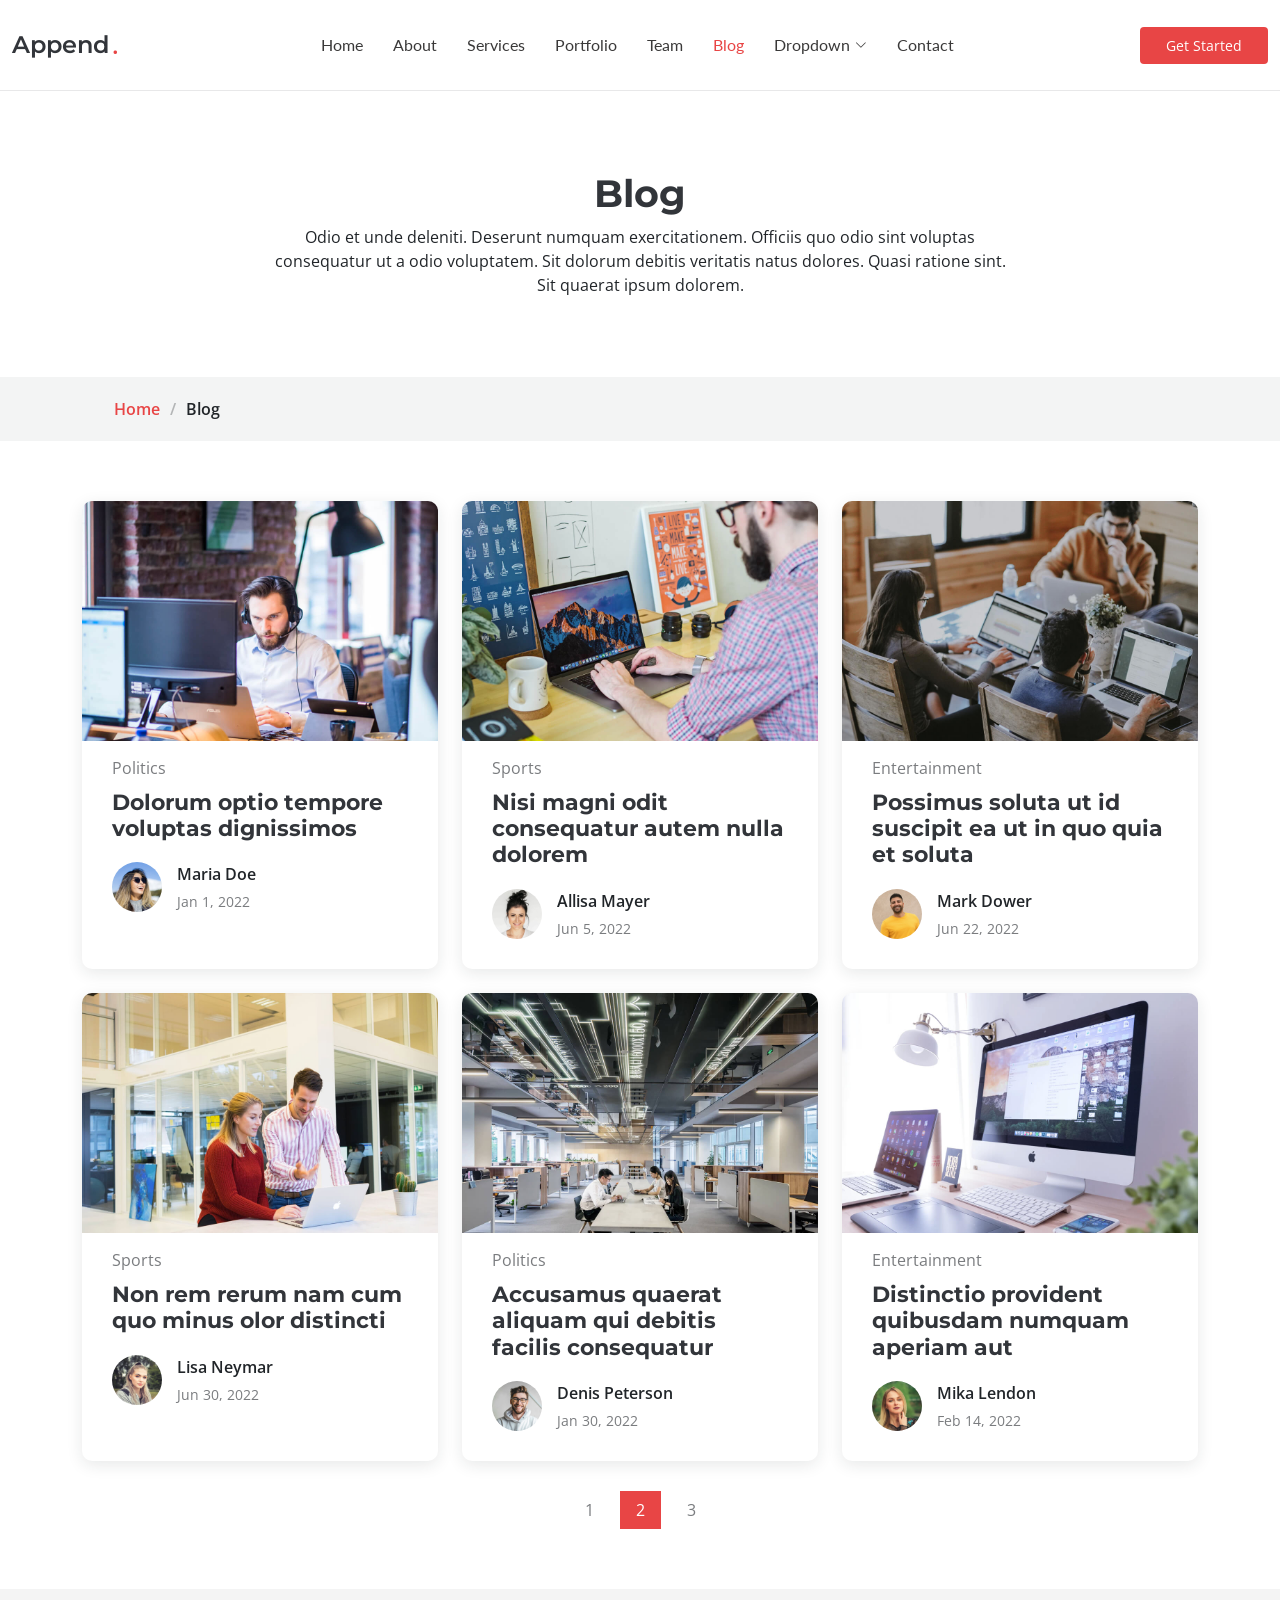
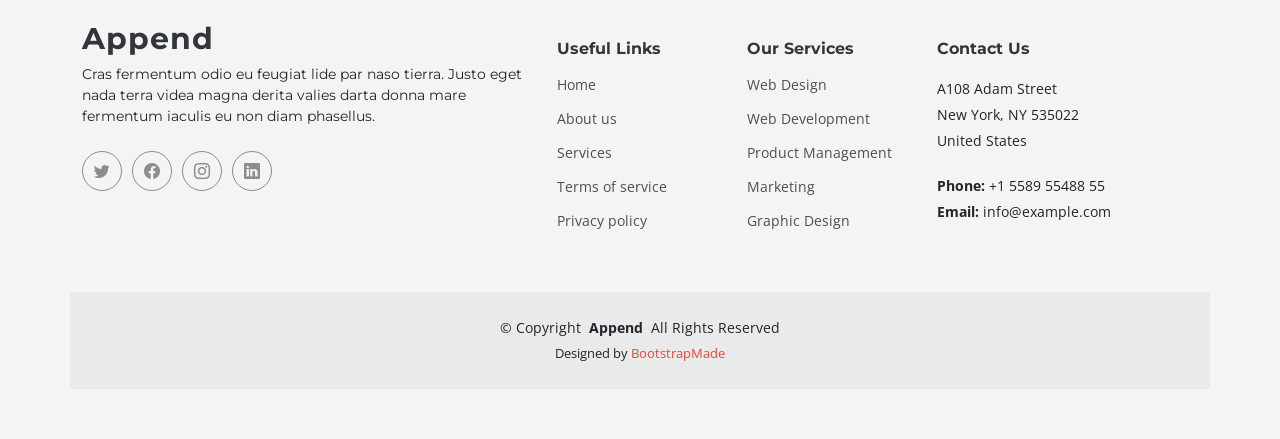
<file: blog.html>
<!DOCTYPE html>
<html lang="en">

<head>
  <meta charset="utf-8">
  <meta content="width=device-width, initial-scale=1.0" name="viewport">

  <title>Blog - Append Bootstrap Temlate</title>
  <meta content="" name="description">
  <meta content="" name="keywords">

  <!-- Favicons -->
  <link href="assets/img/favicon.png" rel="icon">
  <link href="assets/img/apple-touch-icon.png" rel="apple-touch-icon">

  <!-- Fonts -->
  <link href="https://fonts.googleapis.com" rel="preconnect">
  <link href="https://fonts.gstatic.com" rel="preconnect" crossorigin>
  <link href="https://fonts.googleapis.com/css2?family=Open+Sans:ital,wght@0,300;0,400;0,500;0,600;0,700;0,800;1,300;1,400;1,500;1,600;1,700;1,800&family=Montserrat:ital,wght@0,100;0,200;0,300;0,400;0,500;0,600;0,700;0,800;0,900;1,100;1,200;1,300;1,400;1,500;1,600;1,700;1,800;1,900&family=Lato:ital,wght@0,100;0,300;0,400;0,700;0,900;1,100;1,300;1,400;1,700;1,900&display=swap" rel="stylesheet">

  <!-- Vendor CSS Files -->
  <link href="assets/vendor/bootstrap/css/bootstrap.min.css" rel="stylesheet">
  <link href="assets/vendor/bootstrap-icons/bootstrap-icons.css" rel="stylesheet">
  <link href="assets/vendor/glightbox/css/glightbox.min.css" rel="stylesheet">
  <link href="assets/vendor/swiper/swiper-bundle.min.css" rel="stylesheet">
  <link href="assets/vendor/aos/aos.css" rel="stylesheet">

  <!-- Template Main CSS File -->
  <link href="assets/css/main.css" rel="stylesheet">

  <!-- =======================================================
  * Template Name: Append
  * Updated: Aug 30 2023 with Bootstrap v5.3.1
  * Template URL: https://bootstrapmade.com/append-bootstrap-website-template/
  * Author: BootstrapMade.com
  * License: https://bootstrapmade.com/license/
  ======================================================== -->
</head>

<body class="blog-page" data-bs-spy="scroll" data-bs-target="#navmenu">

  <!-- ======= Header ======= -->
  <header id="header" class="header sticky-top d-flex align-items-center">
    <div class="container-fluid d-flex align-items-center justify-content-between">

      <a href="index.html" class="logo d-flex align-items-center me-auto me-xl-0">
        <!-- Uncomment the line below if you also wish to use an image logo -->
        <!-- <img src="assets/img/logo.png" alt=""> -->
        <h1>Append</h1>
        <span>.</span>
      </a>

      <!-- Nav Menu -->
      <nav id="navmenu" class="navmenu">
        <ul>
          <li><a href="index.html#hero">Home</a></li>
          <li><a href="index.html#about">About</a></li>
          <li><a href="index.html#services">Services</a></li>
          <li><a href="index.html#portfolio">Portfolio</a></li>
          <li><a href="index.html#team">Team</a></li>
          <li><a href="blog.html" class="active">Blog</a></li>
          <li class="dropdown has-dropdown"><a href="#"><span>Dropdown</span> <i class="bi bi-chevron-down"></i></a>
            <ul class="dd-box-shadow">
              <li><a href="#">Dropdown 1</a></li>
              <li class="dropdown has-dropdown"><a href="#"><span>Deep Dropdown</span> <i class="bi bi-chevron-down"></i></a>
                <ul class="dd-box-shadow">
                  <li><a href="#">Deep Dropdown 1</a></li>
                  <li><a href="#">Deep Dropdown 2</a></li>
                  <li><a href="#">Deep Dropdown 3</a></li>
                  <li><a href="#">Deep Dropdown 4</a></li>
                  <li><a href="#">Deep Dropdown 5</a></li>
                </ul>
              </li>
              <li><a href="#">Dropdown 2</a></li>
              <li><a href="#">Dropdown 3</a></li>
              <li><a href="#">Dropdown 4</a></li>
            </ul>
          </li>
          <li><a href="index.html#contact">Contact</a></li>
        </ul>

        <i class="mobile-nav-toggle d-xl-none bi bi-list"></i>
      </nav><!-- End Nav Menu -->

      <a class="btn-getstarted" href="index.html#about">Get Started</a>

    </div>
  </header><!-- End Header -->

  <main id="main">

    <!-- Blog Page Title & Breadcrumbs -->
    <div data-aos="fade" class="page-title">
      <div class="heading">
        <div class="container">
          <div class="row d-flex justify-content-center text-center">
            <div class="col-lg-8">
              <h1>Blog</h1>
              <p class="mb-0">Odio et unde deleniti. Deserunt numquam exercitationem. Officiis quo odio sint voluptas consequatur ut a odio voluptatem. Sit dolorum debitis veritatis natus dolores. Quasi ratione sint. Sit quaerat ipsum dolorem.</p>
            </div>
          </div>
        </div>
      </div>
      <nav class="breadcrumbs">
        <div class="container">
          <ol>
            <li><a href="index.html">Home</a></li>
            <li class="current">Blog</li>
          </ol>
        </div>
      </nav>
    </div><!-- End Page Title -->

    <!-- Blog Section - Blog Page -->
    <section id="blog" class="blog">

      <div class="container" data-aos="fade-up" data-aos-delay="100">

        <div class="row gy-4 posts-list">

          <div class="col-xl-4 col-lg-6">
            <article>

              <div class="post-img">
                <img src="assets/img/blog/blog-1.jpg" alt="" class="img-fluid">
              </div>

              <p class="post-category">Politics</p>

              <h2 class="title">
                <a href="blog-details.html">Dolorum optio tempore voluptas dignissimos</a>
              </h2>

              <div class="d-flex align-items-center">
                <img src="assets/img/blog/blog-author.jpg" alt="" class="img-fluid post-author-img flex-shrink-0">
                <div class="post-meta">
                  <p class="post-author">Maria Doe</p>
                  <p class="post-date">
                    <time datetime="2022-01-01">Jan 1, 2022</time>
                  </p>
                </div>
              </div>

            </article>
          </div><!-- End post list item -->

          <div class="col-xl-4 col-lg-6">
            <article>

              <div class="post-img">
                <img src="assets/img/blog/blog-2.jpg" alt="" class="img-fluid">
              </div>

              <p class="post-category">Sports</p>

              <h2 class="title">
                <a href="blog-details.html">Nisi magni odit consequatur autem nulla dolorem</a>
              </h2>

              <div class="d-flex align-items-center">
                <img src="assets/img/blog/blog-author-2.jpg" alt="" class="img-fluid post-author-img flex-shrink-0">
                <div class="post-meta">
                  <p class="post-author">Allisa Mayer</p>
                  <p class="post-date">
                    <time datetime="2022-01-01">Jun 5, 2022</time>
                  </p>
                </div>
              </div>

            </article>
          </div><!-- End post list item -->

          <div class="col-xl-4 col-lg-6">
            <article>

              <div class="post-img">
                <img src="assets/img/blog/blog-3.jpg" alt="" class="img-fluid">
              </div>

              <p class="post-category">Entertainment</p>

              <h2 class="title">
                <a href="blog-details.html">Possimus soluta ut id suscipit ea ut in quo quia et soluta</a>
              </h2>

              <div class="d-flex align-items-center">
                <img src="assets/img/blog/blog-author-3.jpg" alt="" class="img-fluid post-author-img flex-shrink-0">
                <div class="post-meta">
                  <p class="post-author">Mark Dower</p>
                  <p class="post-date">
                    <time datetime="2022-01-01">Jun 22, 2022</time>
                  </p>
                </div>
              </div>

            </article>
          </div><!-- End post list item -->

          <div class="col-xl-4 col-lg-6">
            <article>

              <div class="post-img">
                <img src="assets/img/blog/blog-4.jpg" alt="" class="img-fluid">
              </div>

              <p class="post-category">Sports</p>

              <h2 class="title">
                <a href="blog-details.html">Non rem rerum nam cum quo minus olor distincti</a>
              </h2>

              <div class="d-flex align-items-center">
                <img src="assets/img/blog/blog-author-4.jpg" alt="" class="img-fluid post-author-img flex-shrink-0">
                <div class="post-meta">
                  <p class="post-author">Lisa Neymar</p>
                  <p class="post-date">
                    <time datetime="2022-01-01">Jun 30, 2022</time>
                  </p>
                </div>
              </div>

            </article>
          </div><!-- End post list item -->

          <div class="col-xl-4 col-lg-6">
            <article>

              <div class="post-img">
                <img src="assets/img/blog/blog-5.jpg" alt="" class="img-fluid">
              </div>

              <p class="post-category">Politics</p>

              <h2 class="title">
                <a href="blog-details.html">Accusamus quaerat aliquam qui debitis facilis consequatur</a>
              </h2>

              <div class="d-flex align-items-center">
                <img src="assets/img/blog/blog-author-5.jpg" alt="" class="img-fluid post-author-img flex-shrink-0">
                <div class="post-meta">
                  <p class="post-author">Denis Peterson</p>
                  <p class="post-date">
                    <time datetime="2022-01-01">Jan 30, 2022</time>
                  </p>
                </div>
              </div>

            </article>
          </div><!-- End post list item -->

          <div class="col-xl-4 col-lg-6">
            <article>

              <div class="post-img">
                <img src="assets/img/blog/blog-6.jpg" alt="" class="img-fluid">
              </div>

              <p class="post-category">Entertainment</p>

              <h2 class="title">
                <a href="blog-details.html">Distinctio provident quibusdam numquam aperiam aut</a>
              </h2>

              <div class="d-flex align-items-center">
                <img src="assets/img/blog/blog-author-6.jpg" alt="" class="img-fluid post-author-img flex-shrink-0">
                <div class="post-meta">
                  <p class="post-author">Mika Lendon</p>
                  <p class="post-date">
                    <time datetime="2022-01-01">Feb 14, 2022</time>
                  </p>
                </div>
              </div>

            </article>
          </div><!-- End post list item -->

        </div><!-- End blog posts list -->

        <div class="pagination d-flex justify-content-center">
          <ul>
            <li><a href="#">1</a></li>
            <li class="active"><a href="#">2</a></li>
            <li><a href="#">3</a></li>
          </ul>
        </div><!-- End pagination -->

      </div>

    </section><!-- End Blog Section -->

  </main>

  <!-- ======= Footer ======= -->
  <footer id="footer" class="footer">

    <div class="container footer-top">
      <div class="row gy-4">
        <div class="col-lg-5 col-md-12 footer-about">
          <a href="index.html" class="logo d-flex align-items-center">
            <span>Append</span>
          </a>
          <p>Cras fermentum odio eu feugiat lide par naso tierra. Justo eget nada terra videa magna derita valies darta donna mare fermentum iaculis eu non diam phasellus.</p>
          <div class="social-links d-flex mt-4">
            <a href=""><i class="bi bi-twitter"></i></a>
            <a href=""><i class="bi bi-facebook"></i></a>
            <a href=""><i class="bi bi-instagram"></i></a>
            <a href=""><i class="bi bi-linkedin"></i></a>
          </div>
        </div>

        <div class="col-lg-2 col-6 footer-links">
          <h4>Useful Links</h4>
          <ul>
            <li><a href="#">Home</a></li>
            <li><a href="#">About us</a></li>
            <li><a href="#">Services</a></li>
            <li><a href="#">Terms of service</a></li>
            <li><a href="#">Privacy policy</a></li>
          </ul>
        </div>

        <div class="col-lg-2 col-6 footer-links">
          <h4>Our Services</h4>
          <ul>
            <li><a href="#">Web Design</a></li>
            <li><a href="#">Web Development</a></li>
            <li><a href="#">Product Management</a></li>
            <li><a href="#">Marketing</a></li>
            <li><a href="#">Graphic Design</a></li>
          </ul>
        </div>

        <div class="col-lg-3 col-md-12 footer-contact text-center text-md-start">
          <h4>Contact Us</h4>
          <p>A108 Adam Street</p>
          <p>New York, NY 535022</p>
          <p>United States</p>
          <p class="mt-4"><strong>Phone:</strong> <span>+1 5589 55488 55</span></p>
          <p><strong>Email:</strong> <span>info@example.com</span></p>
        </div>

      </div>
    </div>

    <div class="container copyright text-center mt-4">
      <p>&copy; <span>Copyright</span> <strong class="px-1">Append</strong> <span>All Rights Reserved</span></p>
      <div class="credits">
        <!-- All the links in the footer should remain intact. -->
        <!-- You can delete the links only if you've purchased the pro version. -->
        <!-- Licensing information: https://bootstrapmade.com/license/ -->
        <!-- Purchase the pro version with working PHP/AJAX contact form: [buy-url] -->
        Designed by <a href="https://bootstrapmade.com/">BootstrapMade</a>
      </div>
    </div>

  </footer><!-- End Footer -->

  <!-- Scroll Top Button -->
  <a href="#" id="scroll-top" class="scroll-top d-flex align-items-center justify-content-center"><i class="bi bi-arrow-up-short"></i></a>

  <!-- Preloader -->
  <div id="preloader">
    <div></div>
    <div></div>
    <div></div>
    <div></div>
  </div>

  <!-- Vendor JS Files -->
  <script src="assets/vendor/bootstrap/js/bootstrap.bundle.min.js"></script>
  <script src="assets/vendor/glightbox/js/glightbox.min.js"></script>
  <script src="assets/vendor/purecounter/purecounter_vanilla.js"></script>
  <script src="assets/vendor/isotope-layout/isotope.pkgd.min.js"></script>
  <script src="assets/vendor/swiper/swiper-bundle.min.js"></script>
  <script src="assets/vendor/aos/aos.js"></script>
  <script src="assets/vendor/php-email-form/validate.js"></script>

  <!-- Template Main JS File -->
  <script src="assets/js/main.js"></script>

</body>

</html>
</file>
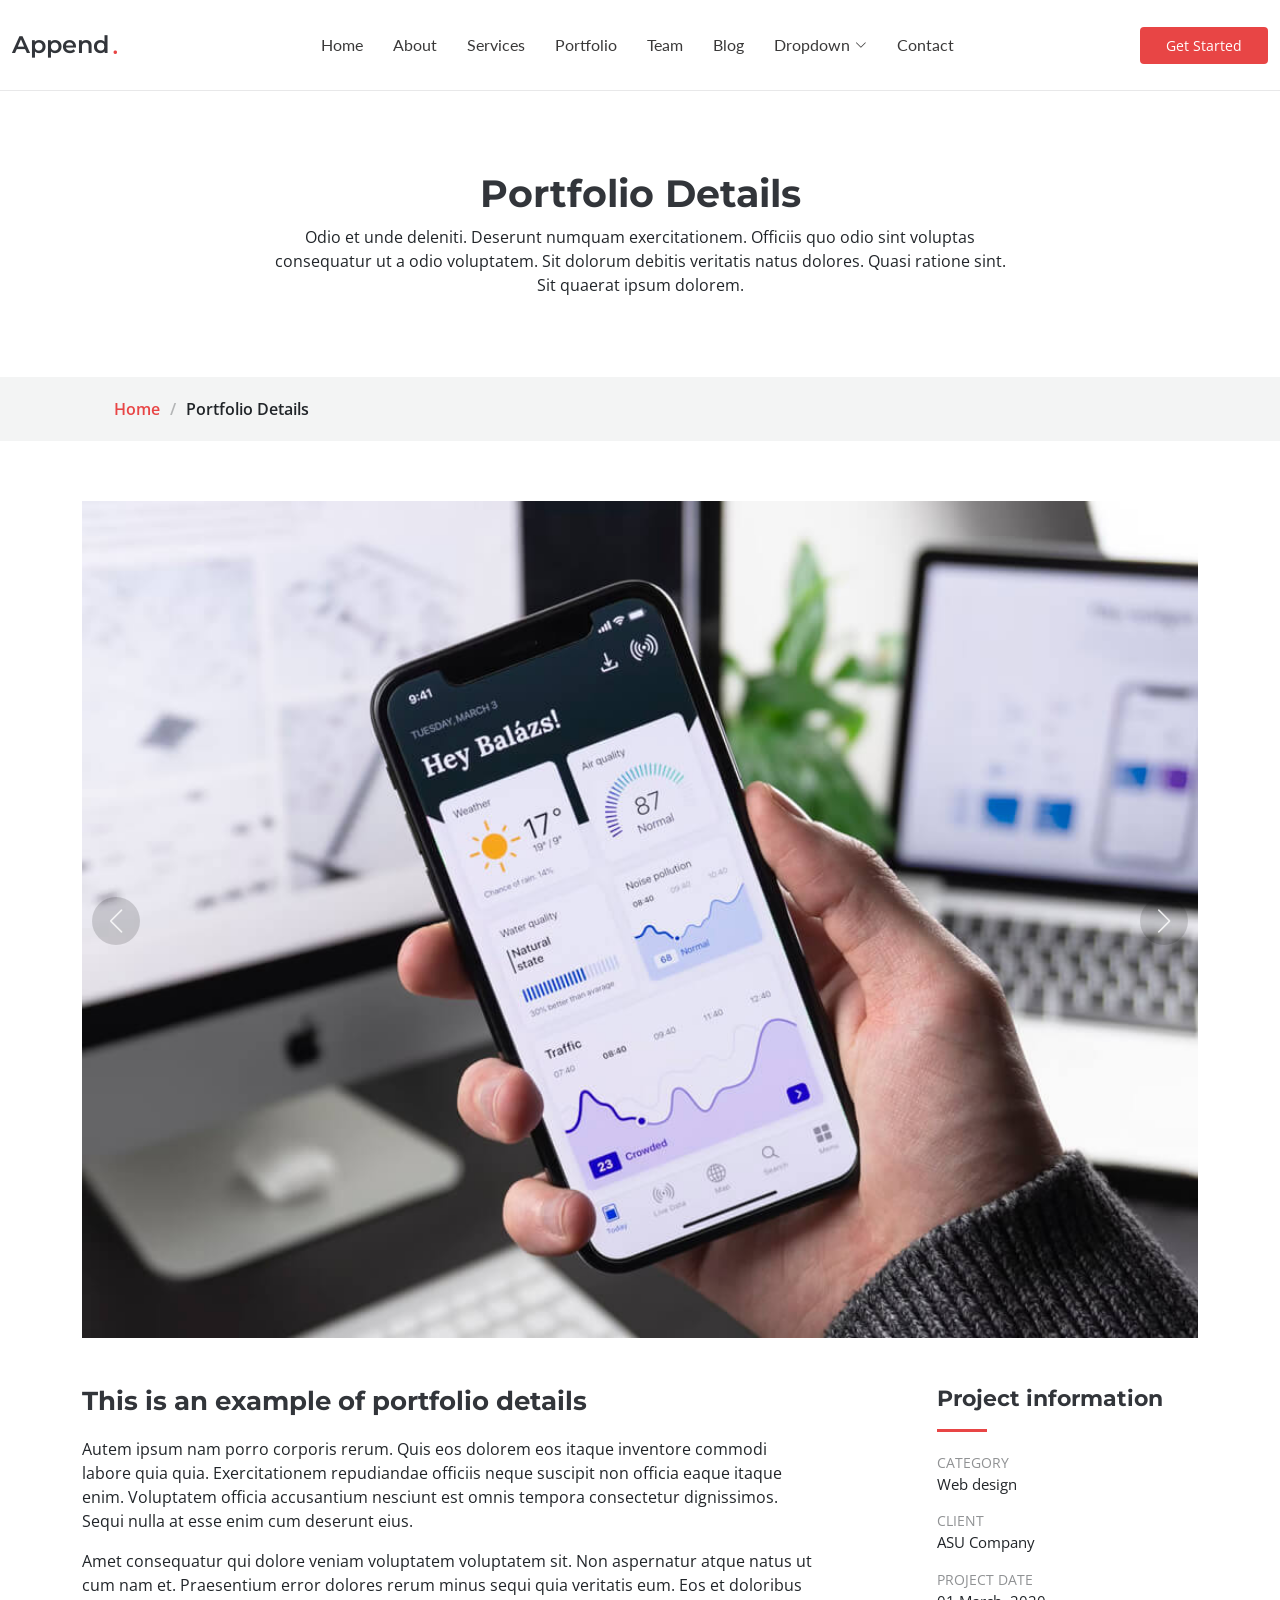
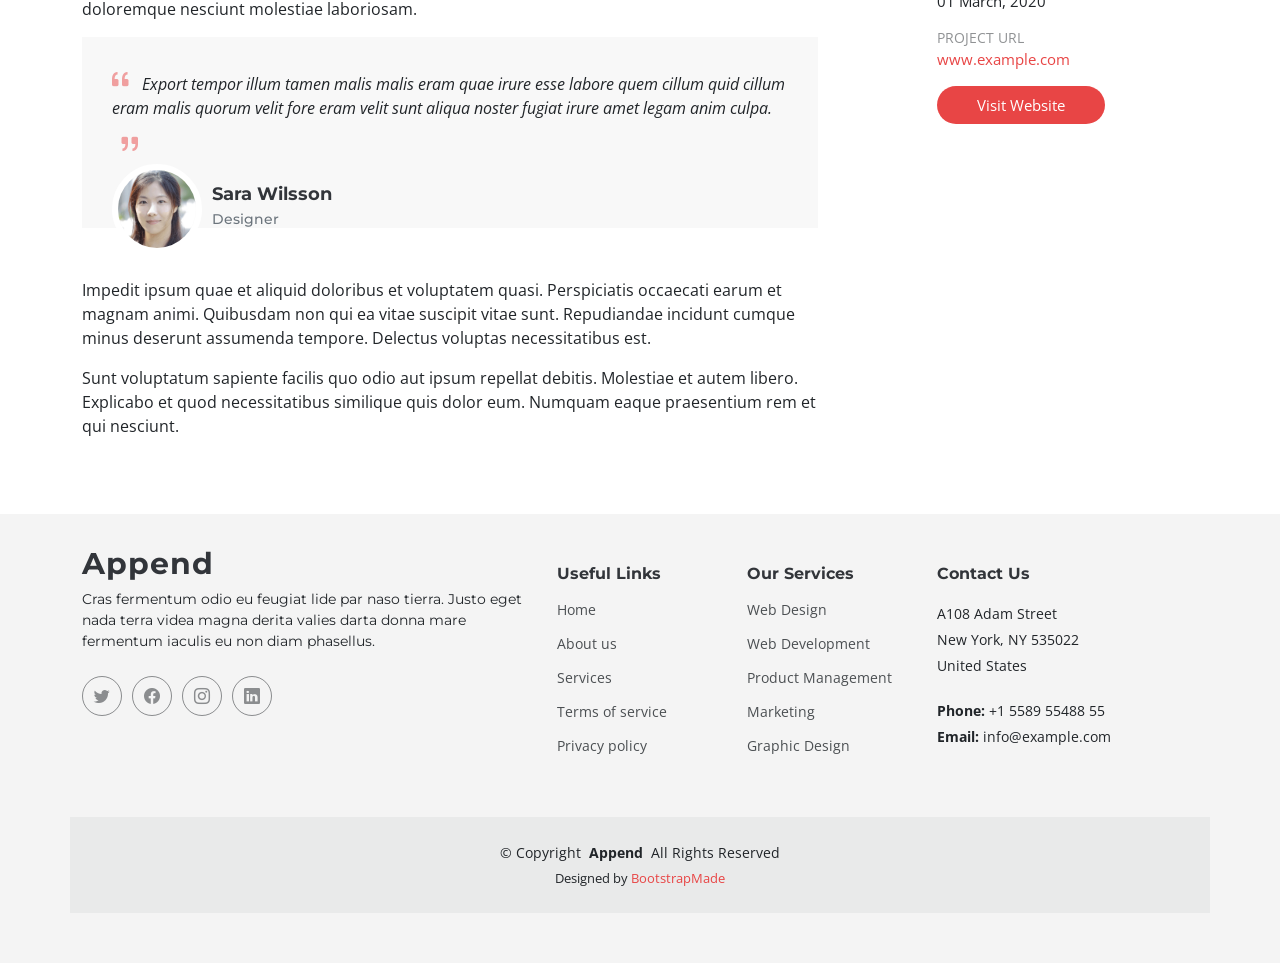
<file: portfolio-details.html>
<!DOCTYPE html>
<html lang="en">

<head>
  <meta charset="utf-8">
  <meta content="width=device-width, initial-scale=1.0" name="viewport">

  <title>Portfolio Details - Append Bootstrap Temlate</title>
  <meta content="" name="description">
  <meta content="" name="keywords">

  <!-- Favicons -->
  <link href="assets/img/favicon.png" rel="icon">
  <link href="assets/img/apple-touch-icon.png" rel="apple-touch-icon">

  <!-- Fonts -->
  <link href="https://fonts.googleapis.com" rel="preconnect">
  <link href="https://fonts.gstatic.com" rel="preconnect" crossorigin>
  <link href="https://fonts.googleapis.com/css2?family=Open+Sans:ital,wght@0,300;0,400;0,500;0,600;0,700;0,800;1,300;1,400;1,500;1,600;1,700;1,800&family=Montserrat:ital,wght@0,100;0,200;0,300;0,400;0,500;0,600;0,700;0,800;0,900;1,100;1,200;1,300;1,400;1,500;1,600;1,700;1,800;1,900&family=Lato:ital,wght@0,100;0,300;0,400;0,700;0,900;1,100;1,300;1,400;1,700;1,900&display=swap" rel="stylesheet">

  <!-- Vendor CSS Files -->
  <link href="assets/vendor/bootstrap/css/bootstrap.min.css" rel="stylesheet">
  <link href="assets/vendor/bootstrap-icons/bootstrap-icons.css" rel="stylesheet">
  <link href="assets/vendor/glightbox/css/glightbox.min.css" rel="stylesheet">
  <link href="assets/vendor/swiper/swiper-bundle.min.css" rel="stylesheet">
  <link href="assets/vendor/aos/aos.css" rel="stylesheet">

  <!-- Template Main CSS File -->
  <link href="assets/css/main.css" rel="stylesheet">

  <!-- =======================================================
  * Template Name: Append
  * Updated: Aug 30 2023 with Bootstrap v5.3.1
  * Template URL: https://bootstrapmade.com/append-bootstrap-website-template/
  * Author: BootstrapMade.com
  * License: https://bootstrapmade.com/license/
  ======================================================== -->
</head>

<body class="portfolio-details-page" data-bs-spy="scroll" data-bs-target="#navmenu">

  <!-- ======= Header ======= -->
  <header id="header" class="header sticky-top d-flex align-items-center">
    <div class="container-fluid d-flex align-items-center justify-content-between">

      <a href="index.html" class="logo d-flex align-items-center me-auto me-xl-0">
        <!-- Uncomment the line below if you also wish to use an image logo -->
        <!-- <img src="assets/img/logo.png" alt=""> -->
        <h1>Append</h1>
        <span>.</span>
      </a>

      <!-- Nav Menu -->
      <nav id="navmenu" class="navmenu">
        <ul>
          <li><a href="index.html#hero">Home</a></li>
          <li><a href="index.html#about">About</a></li>
          <li><a href="index.html#services">Services</a></li>
          <li><a href="index.html#portfolio">Portfolio</a></li>
          <li><a href="index.html#team">Team</a></li>
          <li><a href="blog.html">Blog</a></li>
          <li class="dropdown has-dropdown"><a href="#"><span>Dropdown</span> <i class="bi bi-chevron-down"></i></a>
            <ul class="dd-box-shadow">
              <li><a href="#">Dropdown 1</a></li>
              <li class="dropdown has-dropdown"><a href="#"><span>Deep Dropdown</span> <i class="bi bi-chevron-down"></i></a>
                <ul class="dd-box-shadow">
                  <li><a href="#">Deep Dropdown 1</a></li>
                  <li><a href="#">Deep Dropdown 2</a></li>
                  <li><a href="#">Deep Dropdown 3</a></li>
                  <li><a href="#">Deep Dropdown 4</a></li>
                  <li><a href="#">Deep Dropdown 5</a></li>
                </ul>
              </li>
              <li><a href="#">Dropdown 2</a></li>
              <li><a href="#">Dropdown 3</a></li>
              <li><a href="#">Dropdown 4</a></li>
            </ul>
          </li>
          <li><a href="index.html#contact">Contact</a></li>
        </ul>

        <i class="mobile-nav-toggle d-xl-none bi bi-list"></i>
      </nav><!-- End Nav Menu -->

      <a class="btn-getstarted" href="index.html#about">Get Started</a>

    </div>
  </header><!-- End Header -->

  <main id="main">

    <!-- Portfolio Details Page Title & Breadcrumbs -->
    <div data-aos="fade" class="page-title">
      <div class="heading">
        <div class="container">
          <div class="row d-flex justify-content-center text-center">
            <div class="col-lg-8">
              <h1>Portfolio Details</h1>
              <p class="mb-0">Odio et unde deleniti. Deserunt numquam exercitationem. Officiis quo odio sint voluptas consequatur ut a odio voluptatem. Sit dolorum debitis veritatis natus dolores. Quasi ratione sint. Sit quaerat ipsum dolorem.</p>
            </div>
          </div>
        </div>
      </div>
      <nav class="breadcrumbs">
        <div class="container">
          <ol>
            <li><a href="index.html">Home</a></li>
            <li class="current">Portfolio Details</li>
          </ol>
        </div>
      </nav>
    </div><!-- End Page Title -->

    <!-- Portfolio-details Section - Portfolio Details Page -->
    <section id="portfolio-details" class="portfolio-details">

      <div class="container" data-aos="fade-up">

        <div class="portfolio-details-slider swiper">
          <template class="swiper-config">
            {
            "loop": true,
            "speed" : 600,
            "autoplay": {
            "delay": 5000
            },
            "slidesPerView": "auto",
            "navigation": {
            "nextEl": ".swiper-button-next",
            "prevEl": ".swiper-button-prev"
            }
            }
          </template>
          <div class="swiper-wrapper align-items-center">

            <div class="swiper-slide">
              <img src="assets/img/portfolio/app-1.jpg" alt="">
            </div>

            <div class="swiper-slide">
              <img src="assets/img/portfolio/product-1.jpg" alt="">
            </div>

            <div class="swiper-slide">
              <img src="assets/img/portfolio/branding-1.jpg" alt="">
            </div>

            <div class="swiper-slide">
              <img src="assets/img/portfolio/books-1.jpg" alt="">
            </div>

          </div>
          <div class="swiper-button-prev"></div>
          <div class="swiper-button-next"></div>
        </div>

        <div class="row justify-content-between gy-4 mt-4">

          <div class="col-lg-8" data-aos="fade-up">
            <div class="portfolio-description">
              <h2>This is an example of portfolio details</h2>
              <p>
                Autem ipsum nam porro corporis rerum. Quis eos dolorem eos itaque inventore commodi labore quia quia. Exercitationem repudiandae officiis neque suscipit non officia eaque itaque enim. Voluptatem officia accusantium nesciunt est omnis tempora consectetur dignissimos. Sequi nulla at esse enim cum deserunt eius.
              </p>
              <p>
                Amet consequatur qui dolore veniam voluptatem voluptatem sit. Non aspernatur atque natus ut cum nam et. Praesentium error dolores rerum minus sequi quia veritatis eum. Eos et doloribus doloremque nesciunt molestiae laboriosam.
              </p>

              <div class="testimonial-item">
                <p>
                  <i class="bi bi-quote quote-icon-left"></i>
                  <span>Export tempor illum tamen malis malis eram quae irure esse labore quem cillum quid cillum eram malis quorum velit fore eram velit sunt aliqua noster fugiat irure amet legam anim culpa.</span>
                  <i class="bi bi-quote quote-icon-right"></i>
                </p>
                <div>
                  <img src="assets/img/testimonials/testimonials-2.jpg" class="testimonial-img" alt="">
                  <h3>Sara Wilsson</h3>
                  <h4>Designer</h4>
                </div>
              </div>

              <p>
                Impedit ipsum quae et aliquid doloribus et voluptatem quasi. Perspiciatis occaecati earum et magnam animi. Quibusdam non qui ea vitae suscipit vitae sunt. Repudiandae incidunt cumque minus deserunt assumenda tempore. Delectus voluptas necessitatibus est.
              </p>

              <p>
                Sunt voluptatum sapiente facilis quo odio aut ipsum repellat debitis. Molestiae et autem libero. Explicabo et quod necessitatibus similique quis dolor eum. Numquam eaque praesentium rem et qui nesciunt.
              </p>

            </div>
          </div>

          <div class="col-lg-3" data-aos="fade-up" data-aos-delay="100">
            <div class="portfolio-info">
              <h3>Project information</h3>
              <ul>
                <li><strong>Category</strong> Web design</li>
                <li><strong>Client</strong> ASU Company</li>
                <li><strong>Project date</strong> 01 March, 2020</li>
                <li><strong>Project URL</strong> <a href="#">www.example.com</a></li>
                <li><a href="#" class="btn-visit align-self-start">Visit Website</a></li>
              </ul>
            </div>
          </div>

        </div>

      </div>

    </section><!-- End Portfolio-details Section -->

  </main>

  <!-- ======= Footer ======= -->
  <footer id="footer" class="footer">

    <div class="container footer-top">
      <div class="row gy-4">
        <div class="col-lg-5 col-md-12 footer-about">
          <a href="index.html" class="logo d-flex align-items-center">
            <span>Append</span>
          </a>
          <p>Cras fermentum odio eu feugiat lide par naso tierra. Justo eget nada terra videa magna derita valies darta donna mare fermentum iaculis eu non diam phasellus.</p>
          <div class="social-links d-flex mt-4">
            <a href=""><i class="bi bi-twitter"></i></a>
            <a href=""><i class="bi bi-facebook"></i></a>
            <a href=""><i class="bi bi-instagram"></i></a>
            <a href=""><i class="bi bi-linkedin"></i></a>
          </div>
        </div>

        <div class="col-lg-2 col-6 footer-links">
          <h4>Useful Links</h4>
          <ul>
            <li><a href="#">Home</a></li>
            <li><a href="#">About us</a></li>
            <li><a href="#">Services</a></li>
            <li><a href="#">Terms of service</a></li>
            <li><a href="#">Privacy policy</a></li>
          </ul>
        </div>

        <div class="col-lg-2 col-6 footer-links">
          <h4>Our Services</h4>
          <ul>
            <li><a href="#">Web Design</a></li>
            <li><a href="#">Web Development</a></li>
            <li><a href="#">Product Management</a></li>
            <li><a href="#">Marketing</a></li>
            <li><a href="#">Graphic Design</a></li>
          </ul>
        </div>

        <div class="col-lg-3 col-md-12 footer-contact text-center text-md-start">
          <h4>Contact Us</h4>
          <p>A108 Adam Street</p>
          <p>New York, NY 535022</p>
          <p>United States</p>
          <p class="mt-4"><strong>Phone:</strong> <span>+1 5589 55488 55</span></p>
          <p><strong>Email:</strong> <span>info@example.com</span></p>
        </div>

      </div>
    </div>

    <div class="container copyright text-center mt-4">
      <p>&copy; <span>Copyright</span> <strong class="px-1">Append</strong> <span>All Rights Reserved</span></p>
      <div class="credits">
        <!-- All the links in the footer should remain intact. -->
        <!-- You can delete the links only if you've purchased the pro version. -->
        <!-- Licensing information: https://bootstrapmade.com/license/ -->
        <!-- Purchase the pro version with working PHP/AJAX contact form: [buy-url] -->
        Designed by <a href="https://bootstrapmade.com/">BootstrapMade</a>
      </div>
    </div>

  </footer><!-- End Footer -->

  <!-- Scroll Top Button -->
  <a href="#" id="scroll-top" class="scroll-top d-flex align-items-center justify-content-center"><i class="bi bi-arrow-up-short"></i></a>

  <!-- Preloader -->
  <div id="preloader">
    <div></div>
    <div></div>
    <div></div>
    <div></div>
  </div>

  <!-- Vendor JS Files -->
  <script src="assets/vendor/bootstrap/js/bootstrap.bundle.min.js"></script>
  <script src="assets/vendor/glightbox/js/glightbox.min.js"></script>
  <script src="assets/vendor/purecounter/purecounter_vanilla.js"></script>
  <script src="assets/vendor/isotope-layout/isotope.pkgd.min.js"></script>
  <script src="assets/vendor/swiper/swiper-bundle.min.js"></script>
  <script src="assets/vendor/aos/aos.js"></script>
  <script src="assets/vendor/php-email-form/validate.js"></script>

  <!-- Template Main JS File -->
  <script src="assets/js/main.js"></script>

</body>

</html>
</file>
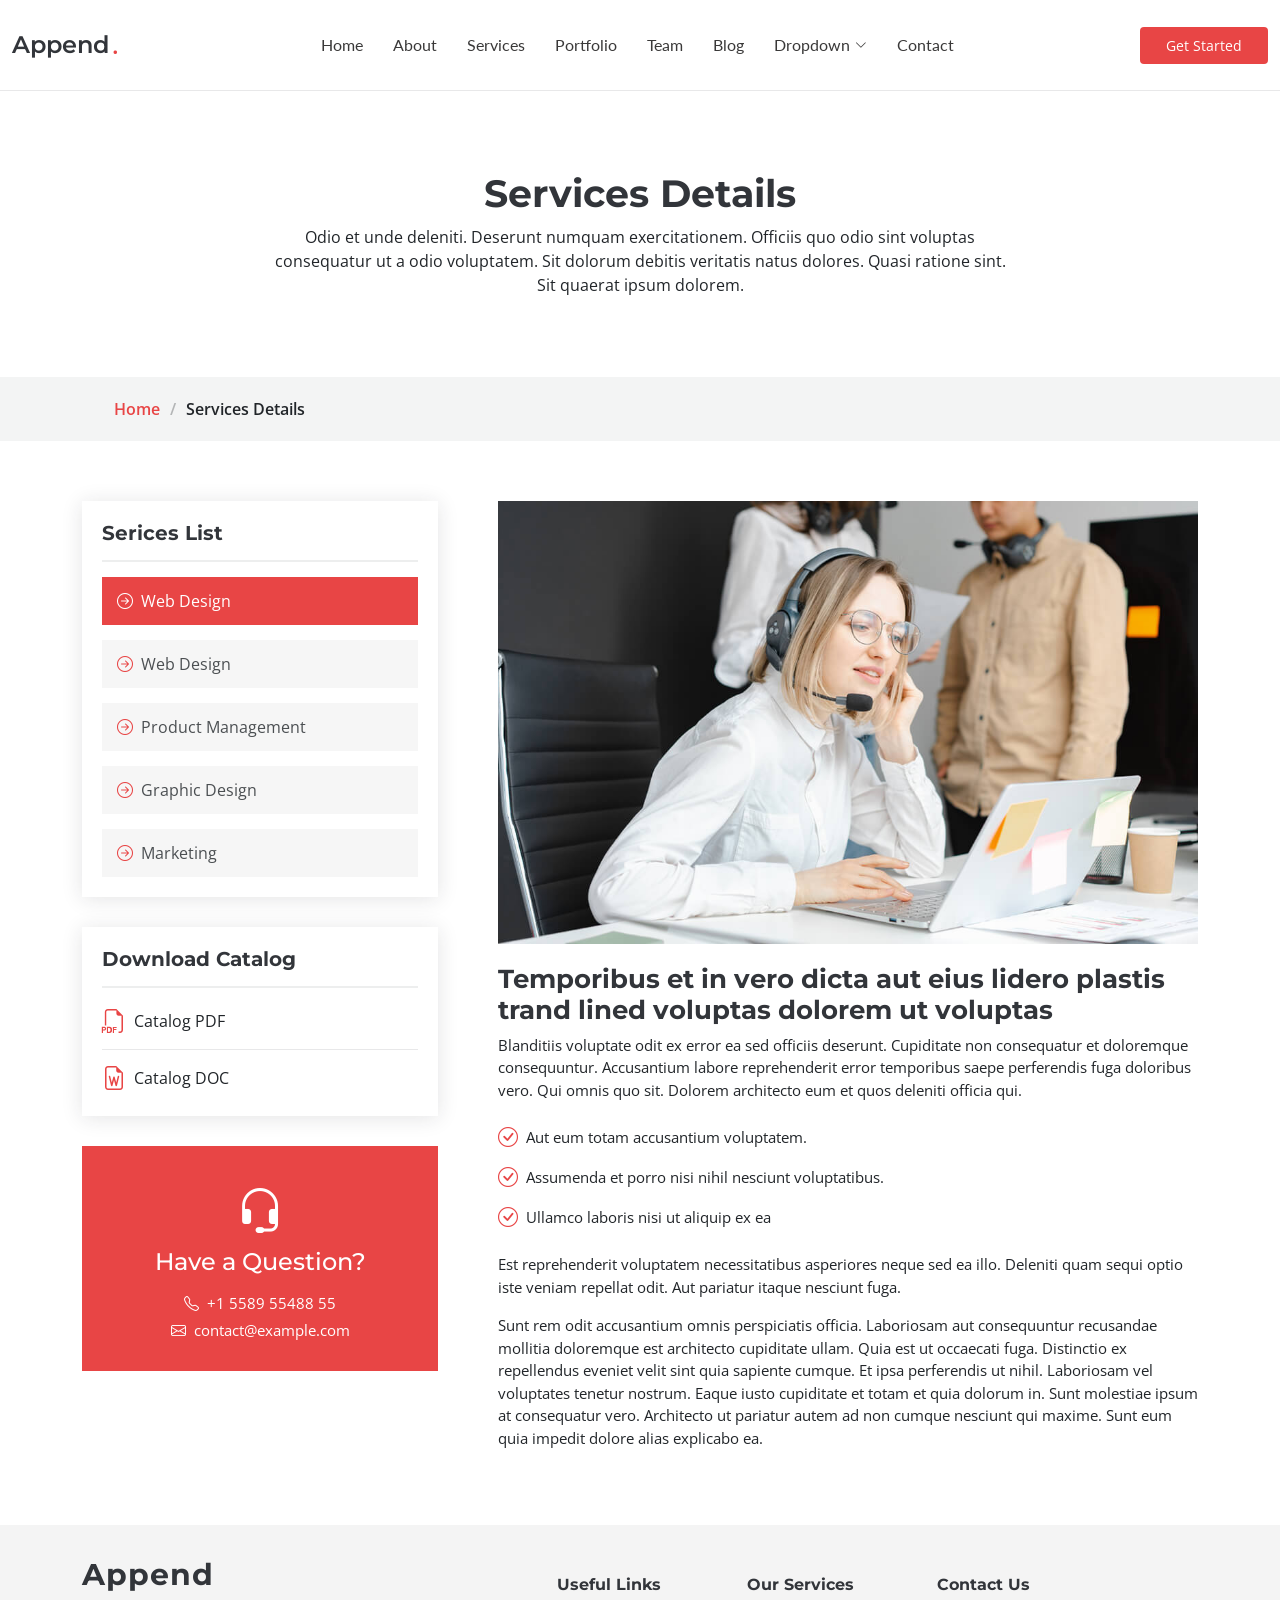
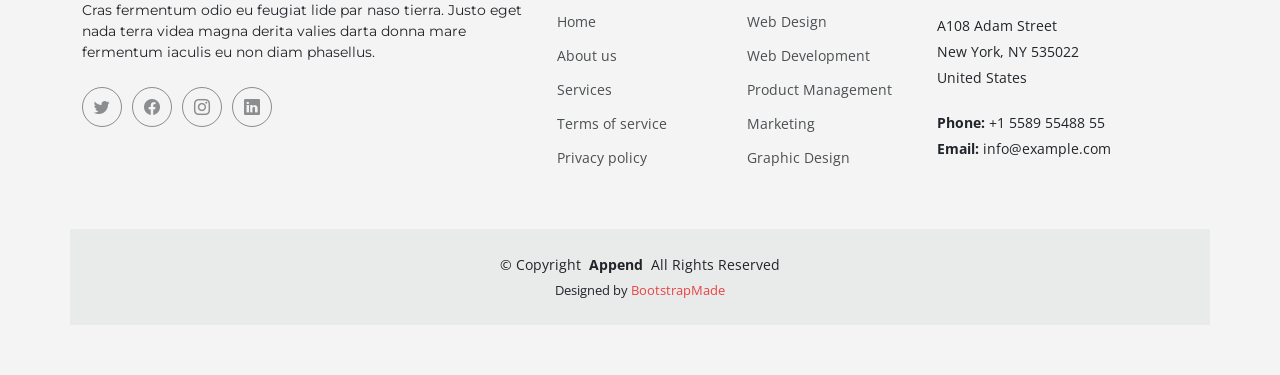
<file: services-details.html>
<!DOCTYPE html>
<html lang="en">

<head>
  <meta charset="utf-8">
  <meta content="width=device-width, initial-scale=1.0" name="viewport">

  <title>Services Details - Append Bootstrap Temlate</title>
  <meta content="" name="description">
  <meta content="" name="keywords">

  <!-- Favicons -->
  <link href="assets/img/favicon.png" rel="icon">
  <link href="assets/img/apple-touch-icon.png" rel="apple-touch-icon">

  <!-- Fonts -->
  <link href="https://fonts.googleapis.com" rel="preconnect">
  <link href="https://fonts.gstatic.com" rel="preconnect" crossorigin>
  <link href="https://fonts.googleapis.com/css2?family=Open+Sans:ital,wght@0,300;0,400;0,500;0,600;0,700;0,800;1,300;1,400;1,500;1,600;1,700;1,800&family=Montserrat:ital,wght@0,100;0,200;0,300;0,400;0,500;0,600;0,700;0,800;0,900;1,100;1,200;1,300;1,400;1,500;1,600;1,700;1,800;1,900&family=Lato:ital,wght@0,100;0,300;0,400;0,700;0,900;1,100;1,300;1,400;1,700;1,900&display=swap" rel="stylesheet">

  <!-- Vendor CSS Files -->
  <link href="assets/vendor/bootstrap/css/bootstrap.min.css" rel="stylesheet">
  <link href="assets/vendor/bootstrap-icons/bootstrap-icons.css" rel="stylesheet">
  <link href="assets/vendor/glightbox/css/glightbox.min.css" rel="stylesheet">
  <link href="assets/vendor/swiper/swiper-bundle.min.css" rel="stylesheet">
  <link href="assets/vendor/aos/aos.css" rel="stylesheet">

  <!-- Template Main CSS File -->
  <link href="assets/css/main.css" rel="stylesheet">

  <!-- =======================================================
  * Template Name: Append
  * Updated: Aug 30 2023 with Bootstrap v5.3.1
  * Template URL: https://bootstrapmade.com/append-bootstrap-website-template/
  * Author: BootstrapMade.com
  * License: https://bootstrapmade.com/license/
  ======================================================== -->
</head>

<body class="services-details-page" data-bs-spy="scroll" data-bs-target="#navmenu">

  <!-- ======= Header ======= -->
  <header id="header" class="header sticky-top d-flex align-items-center">
    <div class="container-fluid d-flex align-items-center justify-content-between">

      <a href="index.html" class="logo d-flex align-items-center me-auto me-xl-0">
        <!-- Uncomment the line below if you also wish to use an image logo -->
        <!-- <img src="assets/img/logo.png" alt=""> -->
        <h1>Append</h1>
        <span>.</span>
      </a>

      <!-- Nav Menu -->
      <nav id="navmenu" class="navmenu">
        <ul>
          <li><a href="index.html#hero">Home</a></li>
          <li><a href="index.html#about">About</a></li>
          <li><a href="index.html#services">Services</a></li>
          <li><a href="index.html#portfolio">Portfolio</a></li>
          <li><a href="index.html#team">Team</a></li>
          <li><a href="blog.html">Blog</a></li>
          <li class="dropdown has-dropdown"><a href="#"><span>Dropdown</span> <i class="bi bi-chevron-down"></i></a>
            <ul class="dd-box-shadow">
              <li><a href="#">Dropdown 1</a></li>
              <li class="dropdown has-dropdown"><a href="#"><span>Deep Dropdown</span> <i class="bi bi-chevron-down"></i></a>
                <ul class="dd-box-shadow">
                  <li><a href="#">Deep Dropdown 1</a></li>
                  <li><a href="#">Deep Dropdown 2</a></li>
                  <li><a href="#">Deep Dropdown 3</a></li>
                  <li><a href="#">Deep Dropdown 4</a></li>
                  <li><a href="#">Deep Dropdown 5</a></li>
                </ul>
              </li>
              <li><a href="#">Dropdown 2</a></li>
              <li><a href="#">Dropdown 3</a></li>
              <li><a href="#">Dropdown 4</a></li>
            </ul>
          </li>
          <li><a href="index.html#contact">Contact</a></li>
        </ul>

        <i class="mobile-nav-toggle d-xl-none bi bi-list"></i>
      </nav><!-- End Nav Menu -->

      <a class="btn-getstarted" href="index.html#about">Get Started</a>

    </div>
  </header><!-- End Header -->

  <main id="main">

    <!-- Services Details Page Title & Breadcrumbs -->
    <div data-aos="fade" class="page-title">
      <div class="heading">
        <div class="container">
          <div class="row d-flex justify-content-center text-center">
            <div class="col-lg-8">
              <h1>Services Details</h1>
              <p class="mb-0">Odio et unde deleniti. Deserunt numquam exercitationem. Officiis quo odio sint voluptas consequatur ut a odio voluptatem. Sit dolorum debitis veritatis natus dolores. Quasi ratione sint. Sit quaerat ipsum dolorem.</p>
            </div>
          </div>
        </div>
      </div>
      <nav class="breadcrumbs">
        <div class="container">
          <ol>
            <li><a href="index.html">Home</a></li>
            <li class="current">Services Details</li>
          </ol>
        </div>
      </nav>
    </div><!-- End Page Title -->

    <!-- Service-details Section - Services Details Page -->
    <section id="service-details" class="service-details">

      <div class="container">

        <div class="row gy-5">

          <div class="col-lg-4" data-aos="fade-up" data-aos-delay="100">

            <div class="service-box">
              <h4>Serices List</h4>
              <div class="services-list">
                <a href="#" class="active"><i class="bi bi-arrow-right-circle"></i><span>Web Design</span></a>
                <a href="#"><i class="bi bi-arrow-right-circle"></i><span>Web Design</span></a>
                <a href="#"><i class="bi bi-arrow-right-circle"></i><span>Product Management</span></a>
                <a href="#"><i class="bi bi-arrow-right-circle"></i><span>Graphic Design</span></a>
                <a href="#"><i class="bi bi-arrow-right-circle"></i><span>Marketing</span></a>
              </div>
            </div><!-- End Services List -->

            <div class="service-box">
              <h4>Download Catalog</h4>
              <div class="download-catalog">
                <a href="#"><i class="bi bi-filetype-pdf"></i><span>Catalog PDF</span></a>
                <a href="#"><i class="bi bi-file-earmark-word"></i><span>Catalog DOC</span></a>
              </div>
            </div><!-- End Services List -->

            <div class="help-box d-flex flex-column justify-content-center align-items-center">
              <i class="bi bi-headset help-icon"></i>
              <h4>Have a Question?</h4>
              <p class="d-flex align-items-center mt-2 mb-0"><i class="bi bi-telephone me-2"></i> <span>+1 5589 55488 55</span></p>
              <p class="d-flex align-items-center mt-1 mb-0"><i class="bi bi-envelope me-2"></i> <a href="mailto:contact@example.com">contact@example.com</a></span></p>
            </div>

          </div>

          <div class="col-lg-8 ps-lg-5" data-aos="fade-up" data-aos-delay="200">
            <img src="assets/img/services.jpg" alt="" class="img-fluid services-img">
            <h3>Temporibus et in vero dicta aut eius lidero plastis trand lined voluptas dolorem ut voluptas</h3>
            <p>
              Blanditiis voluptate odit ex error ea sed officiis deserunt. Cupiditate non consequatur et doloremque consequuntur. Accusantium labore reprehenderit error temporibus saepe perferendis fuga doloribus vero. Qui omnis quo sit. Dolorem architecto eum et quos deleniti officia qui.
            </p>
            <ul>
              <li><i class="bi bi-check-circle"></i> <span>Aut eum totam accusantium voluptatem.</span></li>
              <li><i class="bi bi-check-circle"></i> <span>Assumenda et porro nisi nihil nesciunt voluptatibus.</span></li>
              <li><i class="bi bi-check-circle"></i> <span>Ullamco laboris nisi ut aliquip ex ea</span></li>
            </ul>
            <p>
              Est reprehenderit voluptatem necessitatibus asperiores neque sed ea illo. Deleniti quam sequi optio iste veniam repellat odit. Aut pariatur itaque nesciunt fuga.
            </p>
            <p>
              Sunt rem odit accusantium omnis perspiciatis officia. Laboriosam aut consequuntur recusandae mollitia doloremque est architecto cupiditate ullam. Quia est ut occaecati fuga. Distinctio ex repellendus eveniet velit sint quia sapiente cumque. Et ipsa perferendis ut nihil. Laboriosam vel voluptates tenetur nostrum. Eaque iusto cupiditate et totam et quia dolorum in. Sunt molestiae ipsum at consequatur vero. Architecto ut pariatur autem ad non cumque nesciunt qui maxime. Sunt eum quia impedit dolore alias explicabo ea.
            </p>
          </div>

        </div>

      </div>

    </section><!-- End Service-details Section -->

  </main>

  <!-- ======= Footer ======= -->
  <footer id="footer" class="footer">

    <div class="container footer-top">
      <div class="row gy-4">
        <div class="col-lg-5 col-md-12 footer-about">
          <a href="index.html" class="logo d-flex align-items-center">
            <span>Append</span>
          </a>
          <p>Cras fermentum odio eu feugiat lide par naso tierra. Justo eget nada terra videa magna derita valies darta donna mare fermentum iaculis eu non diam phasellus.</p>
          <div class="social-links d-flex mt-4">
            <a href=""><i class="bi bi-twitter"></i></a>
            <a href=""><i class="bi bi-facebook"></i></a>
            <a href=""><i class="bi bi-instagram"></i></a>
            <a href=""><i class="bi bi-linkedin"></i></a>
          </div>
        </div>

        <div class="col-lg-2 col-6 footer-links">
          <h4>Useful Links</h4>
          <ul>
            <li><a href="#">Home</a></li>
            <li><a href="#">About us</a></li>
            <li><a href="#">Services</a></li>
            <li><a href="#">Terms of service</a></li>
            <li><a href="#">Privacy policy</a></li>
          </ul>
        </div>

        <div class="col-lg-2 col-6 footer-links">
          <h4>Our Services</h4>
          <ul>
            <li><a href="#">Web Design</a></li>
            <li><a href="#">Web Development</a></li>
            <li><a href="#">Product Management</a></li>
            <li><a href="#">Marketing</a></li>
            <li><a href="#">Graphic Design</a></li>
          </ul>
        </div>

        <div class="col-lg-3 col-md-12 footer-contact text-center text-md-start">
          <h4>Contact Us</h4>
          <p>A108 Adam Street</p>
          <p>New York, NY 535022</p>
          <p>United States</p>
          <p class="mt-4"><strong>Phone:</strong> <span>+1 5589 55488 55</span></p>
          <p><strong>Email:</strong> <span>info@example.com</span></p>
        </div>

      </div>
    </div>

    <div class="container copyright text-center mt-4">
      <p>&copy; <span>Copyright</span> <strong class="px-1">Append</strong> <span>All Rights Reserved</span></p>
      <div class="credits">
        <!-- All the links in the footer should remain intact. -->
        <!-- You can delete the links only if you've purchased the pro version. -->
        <!-- Licensing information: https://bootstrapmade.com/license/ -->
        <!-- Purchase the pro version with working PHP/AJAX contact form: [buy-url] -->
        Designed by <a href="https://bootstrapmade.com/">BootstrapMade</a>
      </div>
    </div>

  </footer><!-- End Footer -->

  <!-- Scroll Top Button -->
  <a href="#" id="scroll-top" class="scroll-top d-flex align-items-center justify-content-center"><i class="bi bi-arrow-up-short"></i></a>

  <!-- Preloader -->
  <div id="preloader">
    <div></div>
    <div></div>
    <div></div>
    <div></div>
  </div>

  <!-- Vendor JS Files -->
  <script src="assets/vendor/bootstrap/js/bootstrap.bundle.min.js"></script>
  <script src="assets/vendor/glightbox/js/glightbox.min.js"></script>
  <script src="assets/vendor/purecounter/purecounter_vanilla.js"></script>
  <script src="assets/vendor/isotope-layout/isotope.pkgd.min.js"></script>
  <script src="assets/vendor/swiper/swiper-bundle.min.js"></script>
  <script src="assets/vendor/aos/aos.js"></script>
  <script src="assets/vendor/php-email-form/validate.js"></script>

  <!-- Template Main JS File -->
  <script src="assets/js/main.js"></script>

</body>

</html>
</file>
<file: assets/css/main.css>
/**
* Template Name: Append
* Updated: Aug 30 2023 with Bootstrap v5.3.1
* Template URL: https://bootstrapmade.com/append-bootstrap-website-template/
* Author: BootstrapMade.com
* License: https://bootstrapmade.com/license/
*/

/*--------------------------------------------------------------
# Font & Color Variables
# Help: https://bootstrapmade.com/color-system/
--------------------------------------------------------------*/
/* Fonts */
:root {
  --default-font: "Open Sans", system-ui, -apple-system, "Segoe UI", Roboto, "Helvetica Neue", Arial, "Noto Sans", "Liberation Sans", sans-serif, "Apple Color Emoji", "Segoe UI Emoji", "Segoe UI Symbol", "Noto Color Emoji";
  --heading-font: "Montserrat", sans-serif;
  --nav-font: "Lato", sans-serif;
}

/* Global Colors */
:root {
  --background-color: #ffffff;
  --background-color-rgb: 255, 255, 255;
  --default-color: #212529;
  --default-color-rgb: 33, 37, 41;
  --primary-color: #e84545;
  --primary-color-rgb: 232, 69, 69;
  --secondary-color: #32353a;
  --secondary-color-rgb: 50, 53, 58;
  --contrast-color: #ffffff;
  --contrast-color-rgb: 255, 255, 255;
}

/* Nav Menu Colors */
:root {
  --nav-color: #3a3939;
  --nav-hover-color: #e84545;
  --nav-dropdown-color: #3a3939;
  --nav-dropdown-hover-color: #e84545;
  --nav-dropdown-background-color: #ffffff;
  --nav-mobile-background-color: #ffffff;
}

/* Smooth scroll */
:root {
  scroll-behavior: smooth;
}

/*--------------------------------------------------------------
# General
--------------------------------------------------------------*/
body {
  color: var(--default-color);
  background-color: var(--background-color);
  font-family: var(--default-font);
}

a {
  color: var(--primary-color);
  text-decoration: none;
  transition: 0.3s;
}

a:hover {
  color: rgba(var(--primary-color-rgb), 0.7);
  text-decoration: none;
}

h1,
h2,
h3,
h4,
h5,
h6 {
  color: var(--secondary-color);
  font-family: var(--heading-font);
}

section {
  color: var(--default-color);
  background-color: var(--background-color);
  padding: 60px 0;
  overflow: clip;
}

/*--------------------------------------------------------------
# Section Title
--------------------------------------------------------------*/
.section-title {
  text-align: center;
  padding-bottom: 60px;
}

.section-title h2 {
  font-size: 32px;
  font-weight: 700;
  position: relative;
}

.section-title h2:before,
.section-title h2:after {
  content: "";
  width: 50px;
  height: 2px;
  background: var(--primary-color);
  display: inline-block;
}

.section-title h2:before {
  margin: 0 15px 10px 0;
}

.section-title h2:after {
  margin: 0 0 10px 15px;
}

.section-title p {
  margin-bottom: 0;
}

/*--------------------------------------------------------------
# Page Title & Breadcrumbs
--------------------------------------------------------------*/
.page-title {
  color: var(--default-color);
  background-color: var(--background-color);
}

.page-title .heading {
  padding: 80px 0;
  border-top: 1px solid rgba(var(--default-color-rgb), 0.1);
}

.page-title .heading h1 {
  font-size: 38px;
  font-weight: 700;
  color: var(--secondary-color);
}

.page-title nav {
  background-color: rgba(var(--default-color-rgb), 0.05);
  padding: 20px 0;
}

.page-title nav ol {
  display: flex;
  flex-wrap: wrap;
  list-style: none;
  margin: 0;
  font-size: 16px;
  font-weight: 600;
}

.page-title nav ol li+li {
  padding-left: 10px;
}

.page-title nav ol li+li::before {
  content: "/";
  display: inline-block;
  padding-right: 10px;
  color: rgba(var(--default-color-rgb), 0.3);
}

/*--------------------------------------------------------------
# Global Header
--------------------------------------------------------------*/
.header {
  --background-color: #ffffff;
  color: var(--default-color);
  background-color: var(--background-color);
  padding: 15px 0;
  transition: all 0.5s;
  z-index: 997;
}

.header .logo img {
  max-height: 40px;
  margin-right: 6px;
}

.header .logo h1 {
  font-size: 24px;
  margin: 0;
  font-weight: 600;
  color: var(--secondary-color);
}

.header .logo span {
  color: var(--primary-color);
  font-size: 24px;
  font-weight: 600;
  padding-left: 3px;
}

.header .btn-getstarted,
.header .btn-getstarted:focus {
  color: var(--contrast-color);
  background: var(--primary-color);
  font-size: 14px;
  padding: 8px 26px;
  margin: 0;
  border-radius: 4px;
  transition: 0.3s;
}

.header .btn-getstarted:hover,
.header .btn-getstarted:focus:hover {
  color: var(--contrast-color);
  background: rgba(var(--primary-color-rgb), 0.85);
}

@media (max-width: 1200px) {
  .header .logo {
    order: 1;
  }

  .header .btn-getstarted {
    order: 2;
    margin: 0 15px 0 0;
    padding: 6px 20px;
  }

  .header .navmenu {
    order: 3;
  }
}

/* Global Header on page scroll
------------------------------*/
.scrolled .header {
  --background-color: #ffffff;
  --secondary-color: #444444;
  --nav-color: #444444;
  --nav-hover-color: #e84545;
  box-shadow: 0 0 30px 10px rgba(0, 0, 0, 0.1);
}

/* Global Scroll Margin Top
------------------------------*/
section {
  scroll-margin-top: 90px;
}

@media (max-width: 1199px) {
  section {
    scroll-margin-top: 66px;
  }
}

/* Home Page Custom Header
------------------------------*/
.index-page .header {
  --background-color: rgba(255, 255, 255, 0);
  --secondary-color: #ffffff;
  --nav-color: rgba(255, 255, 255, 0.515);
  --nav-hover-color: #ffffff;
}

/* Home Page Custom Header on page scroll
------------------------------*/
.index-page.scrolled .header {
  --background-color: #ffffff;
  --secondary-color: #444444;
  --nav-color: #444444;
  --nav-hover-color: #d83535;
}

/*--------------------------------------------------------------
# Navigation Menu
--------------------------------------------------------------*/
/* Desktop Navigation */
@media (min-width: 1200px) {
  .navmenu {
    padding: 0;
  }

  .navmenu ul {
    margin: 0;
    padding: 0;
    display: flex;
    list-style: none;
    align-items: center;
  }

  .navmenu li {
    position: relative;
  }

  .navmenu a,
  .navmenu a:focus {
    color: var(--nav-color);
    padding: 18px 15px;
    font-size: 16px;
    font-family: var(--nav-font);
    font-weight: 400;
    display: flex;
    align-items: center;
    justify-content: space-between;
    white-space: nowrap;
    transition: 0.3s;
  }

  .navmenu a i,
  .navmenu a:focus i {
    font-size: 12px;
    line-height: 0;
    margin-left: 5px;
    transition: 0.3s;
  }

  .navmenu li:last-child a {
    padding-right: 0;
  }

  .navmenu li:hover>a,
  .navmenu .active,
  .navmenu .active:focus {
    color: var(--nav-hover-color);
  }

  .navmenu .dropdown ul {
    margin: 0;
    padding: 10px 0;
    background: var(--nav-dropdown-background-color);
    display: block;
    position: absolute;
    visibility: hidden;
    left: 14px;
    top: 130%;
    opacity: 0;
    transition: 0.3s;
    border-radius: 4px;
    z-index: 99;
  }

  .navmenu .dropdown ul li {
    min-width: 200px;
  }

  .navmenu .dropdown ul a {
    padding: 10px 20px;
    font-size: 15px;
    text-transform: none;
    color: var(--nav-dropdown-color);
  }

  .navmenu .dropdown ul a i {
    font-size: 12px;
  }

  .navmenu .dropdown ul a:hover,
  .navmenu .dropdown ul .active:hover,
  .navmenu .dropdown ul li:hover>a {
    color: var(--nav-dropdown-hover-color);
  }

  .navmenu .dropdown:hover>ul {
    opacity: 1;
    top: 100%;
    visibility: visible;
  }

  .navmenu .dropdown .dropdown ul {
    top: 0;
    left: -90%;
    visibility: hidden;
  }

  .navmenu .dropdown .dropdown:hover>ul {
    opacity: 1;
    top: 0;
    left: -100%;
    visibility: visible;
  }

  .navmenu .megamenu {
    position: static;
  }

  .navmenu .megamenu ul {
    margin: 0;
    padding: 10px;
    background: var(--nav-dropdown-background-color);
    box-shadow: 0px 0px 20px rgba(var(--default-color-rgb), 0.1);
    display: block;
    position: absolute;
    top: 130%;
    left: 0;
    right: 0;
    visibility: hidden;
    opacity: 0;
    display: flex;
    transition: 0.3s;
    border-radius: 4px;
    z-index: 99;
  }

  .navmenu .megamenu ul li {
    flex: 1;
  }

  .navmenu .megamenu ul li a,
  .navmenu .megamenu ul li:hover>a {
    padding: 10px 20px;
    font-size: 15px;
    color: var(--nav-dropdown-color);
  }

  .navmenu .megamenu ul li a:hover,
  .navmenu .megamenu ul li .active,
  .navmenu .megamenu ul li .active:hover {
    color: var(--nav-dropdown-hover-color);
  }

  .navmenu .megamenu:hover>ul {
    opacity: 1;
    top: 100%;
    visibility: visible;
  }

  .navmenu .dd-box-shadow {
    box-shadow: 0px 0px 30px rgba(var(--default-color-rgb), 0.15);
  }
}

/* Mobile Navigation */
@media (max-width: 1199px) {
  .mobile-nav-toggle {
    color: var(--nav-color);
    font-size: 28px;
    line-height: 0;
    margin-right: 10px;
    cursor: pointer;
    transition: color 0.3s;
  }

  .navmenu {
    padding: 0;
    z-index: 9997;
  }

  .navmenu ul {
    display: none;
    position: absolute;
    inset: 60px 20px 20px 20px;
    padding: 10px 0;
    margin: 0;
    border-radius: 6px;
    background-color: var(--nav-mobile-background-color);
    overflow-y: auto;
    transition: 0.3s;
    z-index: 9998;
    box-shadow: 0px 0px 30px rgba(var(--default-color-rgb), 0.1);
  }

  .navmenu a,
  .navmenu a:focus {
    color: var(--nav-dropdown-color);
    padding: 10px 20px;
    font-family: var(--nav-font);
    font-size: 17px;
    font-weight: 500;
    display: flex;
    align-items: center;
    justify-content: space-between;
    white-space: nowrap;
    transition: 0.3s;
  }

  .navmenu a i,
  .navmenu a:focus i {
    font-size: 12px;
    line-height: 0;
    margin-left: 5px;
    width: 30px;
    height: 30px;
    display: flex;
    align-items: center;
    justify-content: center;
    border-radius: 50%;
    transition: 0.3s;
    background-color: rgba(var(--primary-color-rgb), 0.1);
  }

  .navmenu a i:hover,
  .navmenu a:focus i:hover {
    background-color: var(--primary-color);
    color: var(--contrast-color);
  }

  .navmenu a:hover,
  .navmenu .active,
  .navmenu .active:focus {
    color: var(--nav-dropdown-hover-color);
  }

  .navmenu .active i,
  .navmenu .active:focus i {
    background-color: var(--primary-color);
    color: var(--contrast-color);
    transform: rotate(180deg);
  }

  .navmenu .dropdown ul,
  .navmenu .megamenu ul {
    position: static;
    display: none;
    z-index: 99;
    padding: 10px 0;
    margin: 10px 20px;
    background-color: var(--nav-dropdown-background-color);
    transition: all 0.5s ease-in-out;
  }

  .navmenu .dropdown ul ul,
  .navmenu .megamenu ul ul {
    background-color: rgba(33, 37, 41, 0.1);
  }

  .navmenu .dropdown>.dropdown-active,
  .navmenu .megamenu>.dropdown-active {
    display: block;
    background-color: rgba(33, 37, 41, 0.03);
  }

  .mobile-nav-active {
    overflow: hidden;
  }

  .mobile-nav-active .mobile-nav-toggle {
    color: #fff;
    position: absolute;
    font-size: 32px;
    top: 15px;
    right: 15px;
    margin-right: 0;
    z-index: 9999;
  }

  .mobile-nav-active .navmenu {
    position: fixed;
    overflow: hidden;
    inset: 0;
    background: rgba(33, 37, 41, 0.8);
    transition: 0.3s;
  }

  .mobile-nav-active .navmenu>ul {
    display: block;
  }
}

/*--------------------------------------------------------------
# Scroll Top Button
--------------------------------------------------------------*/
.scroll-top {
  position: fixed;
  visibility: hidden;
  opacity: 0;
  right: 15px;
  bottom: 15px;
  z-index: 99999;
  background-color: var(--primary-color);
  width: 40px;
  height: 40px;
  border-radius: 4px;
  transition: all 0.4s;
}

.scroll-top i {
  font-size: 24px;
  color: #ffffff;
  line-height: 0;
}

.scroll-top:hover {
  background-color: rgba(var(--primary-color-rgb), 0.8);
  color: #ffffff;
}

.scroll-top.active {
  visibility: visible;
  opacity: 1;
}

/*--------------------------------------------------------------
# Preloader
--------------------------------------------------------------*/
#preloader {
  position: fixed;
  inset: 0;
  z-index: 9999;
  overflow: hidden;
  background-color: var(--background-color);
  transition: all 0.6s ease-out;
  width: 100%;
  height: 100vh;
  display: flex;
  align-items: center;
  justify-content: center;
}

#preloader div {
  width: 13px;
  height: 13px;
  background-color: var(--primary-color);
  border-radius: 50%;
  animation-timing-function: cubic-bezier(0, 1, 1, 0);
  position: absolute;
  left: 50%;
}

#preloader div:nth-child(1) {
  left: calc(50% + 8px);
  animation: animate-preloader-1 0.6s infinite;
}

#preloader div:nth-child(2) {
  left: calc(50% + 8px);
  animation: animate-preloader-2 0.6s infinite;
}

#preloader div:nth-child(3) {
  left: calc(50% + 32px);
  animation: animate-preloader-2 0.6s infinite;
}

#preloader div:nth-child(4) {
  left: calc(50% + 56px);
  animation: animate-preloader-3 0.6s infinite;
}

@keyframes animate-preloader-1 {
  0% {
    transform: scale(0);
  }

  100% {
    transform: scale(1);
  }
}

@keyframes animate-preloader-3 {
  0% {
    transform: scale(1);
  }

  100% {
    transform: scale(0);
  }
}

@keyframes animate-preloader-2 {
  0% {
    transform: translate(0, 0);
  }

  100% {
    transform: translate(24px, 0);
  }
}

/*--------------------------------------------------------------
# Disable aos animation delay on mobile devices
--------------------------------------------------------------*/
@media screen and (max-width: 768px) {
  [data-aos-delay] {
    transition-delay: 0 !important;
  }
}

/*--------------------------------------------------------------
# Footer
--------------------------------------------------------------*/
.footer {
  --background-color: #f4f4f4;
  color: var(--default-color);
  background-color: var(--background-color);
  font-size: 14px;
  padding-bottom: 50px;
}

.footer .footer-top {
  padding-top: 50px;
}

.footer .footer-about .logo {
  line-height: 0;
  margin-bottom: 25px;
}

.footer .footer-about .logo img {
  max-height: 40px;
  margin-right: 6px;
}

.footer .footer-about .logo span {
  color: var(--secondary-color);
  font-size: 30px;
  font-weight: 700;
  letter-spacing: 1px;
  font-family: var(--heading-font);
}

.footer .footer-about p {
  font-size: 14px;
  font-family: var(--heading-font);
}

.footer .social-links a {
  display: flex;
  align-items: center;
  justify-content: center;
  width: 40px;
  height: 40px;
  border-radius: 50%;
  border: 1px solid rgba(var(--default-color-rgb), 0.5);
  font-size: 16px;
  color: rgba(var(--default-color-rgb), 0.5);
  margin-right: 10px;
  transition: 0.3s;
}

.footer .social-links a:hover {
  color: var(--primary-color);
  border-color: var(--primary-color);
}

.footer h4 {
  color: var(--secondary-color);
  font-size: 16px;
  font-weight: bold;
  position: relative;
  padding-bottom: 12px;
}

.footer .footer-links {
  margin-bottom: 30px;
}

.footer .footer-links ul {
  list-style: none;
  padding: 0;
  margin: 0;
}

.footer .footer-links ul i {
  padding-right: 2px;
  font-size: 12px;
  line-height: 0;
}

.footer .footer-links ul li {
  padding: 10px 0;
  display: flex;
  align-items: center;
}

.footer .footer-links ul li:first-child {
  padding-top: 0;
}

.footer .footer-links ul a {
  color: rgba(var(--default-color-rgb), 0.8);
  display: inline-block;
  line-height: 1;
}

.footer .footer-links ul a:hover {
  color: var(--primary-color);
}

.footer .footer-contact p {
  margin-bottom: 5px;
}

.footer .copyright {
  padding-top: 25px;
  padding-bottom: 25px;
  background-color: rgba(var(--default-color-rgb), 0.05);
}

.footer .copyright p {
  margin-bottom: 0;
}

.footer .credits {
  margin-top: 6px;
  font-size: 13px;
}

/*--------------------------------------------------------------
# Home Page
--------------------------------------------------------------*/
/* Hero Section - Home Page
------------------------------*/
.hero {
  --default-color: #ffffff;
  --default-color-rgb: 255, 255, 255;
  --background-color: #000000;
  --background-color-rgb: 0, 0, 0;
  width: 100%;
  min-height: 100vh;
  position: relative;
  padding: 160px 0 80px 0;
  display: flex;
  align-items: center;
  justify-content: center;
}

.hero img {
  position: absolute;
  inset: 0;
  display: block;
  width: 100%;
  height: 100%;
  -o-object-fit: cover;
  object-fit: cover;
  z-index: 1;
}

.hero:before {
  content: "";
  background: rgba(var(--background-color-rgb), 0.5);
  position: absolute;
  inset: 0;
  z-index: 2;
}

.hero .container {
  position: relative;
  z-index: 3;
}

.hero h2 {
  color: var(--contrast-color);
  margin: 0;
  font-size: 44px;
  font-weight: 700;
}

.hero p {
  color: rgba(var(--default-color-rgb), 0.8);
  margin: 5px 0 0 0;
  font-size: 20px;
}

.hero .sign-up-form {
  margin-top: 20px;
  padding: 10px;
  border-radius: 7px;
  background: #fff;
  box-shadow: 0 15px 30px 0 rgba(0, 0, 0, 0.1);
}

.hero .sign-up-form .form-control {
  border: none;
}

.hero .sign-up-form .form-control:active,
.hero .sign-up-form .form-control:focus {
  outline: none;
  box-shadow: none;
}

.hero .sign-up-form input[type=submit] {
  box-shadow: 0 15px 30px 0 rgba(0, 0, 0, 0.2);
  background-color: var(--primary-color);
  border-color: var(--primary-color);
  padding: 8px 20px 10px 20px;
  border-radius: 7px;
  color: var(--contrast-color);
}

.hero .sign-up-form input[type=submit]:hover {
  background-color: rgba(var(--primary-color-rgb), 0.9);
}

@media (max-width: 768px) {
  .hero h2 {
    font-size: 32px;
  }

  .hero p {
    font-size: 18px;
  }
}

/* Clients Section - Home Page
------------------------------*/
.clients {
  padding: 10px 0;
}

.clients .client-logo {
  display: flex;
  justify-content: center;
  align-items: center;
  overflow: hidden;
}

.clients .client-logo img {
  padding: 40px;
  max-width: 80%;
  transition: 0.3s;
  opacity: 0.5;
  filter: grayscale(100);
}

.clients .client-logo img:hover {
  filter: none;
  opacity: 1;
}

@media (max-width: 640px) {
  .clients .client-logo img {
    padding: 20px;
  }
}

/* About Section - Home Page
------------------------------*/
.about {
  --background-color: #f4f4f4;
}

.about .content h3 {
  font-size: 16px;
  font-weight: 500;
  line-height: 19px;
  padding: 10px 20px;
  background: rgba(var(--primary-color-rgb), 0.05);
  color: var(--primary-color);
  border-radius: 7px;
  display: inline-block;
}

.about .content h2 {
  font-weight: 700;
}

.about .content p:last-child {
  margin-bottom: 0;
}

.about .content .read-more {
  background: var(--primary-color);
  color: var(--contrast-color);
  font-family: var(--heading-font);
  font-weight: 500;
  font-size: 16px;
  letter-spacing: 1px;
  padding: 12px 24px;
  border-radius: 5px;
  transition: 0.3s;
  display: inline-flex;
  align-items: center;
  justify-content: center;
}

.about .content .read-more i {
  font-size: 18px;
  margin-left: 5px;
  line-height: 0;
  transition: 0.3s;
}

.about .content .read-more:hover {
  background: rgba(var(--primary-color-rgb), 0.8);
  padding-right: 19px;
}

.about .content .read-more:hover i {
  margin-left: 10px;
}

.about .icon-box {
  padding: 50px 40px;
  box-shadow: 0px 10px 50px rgba(0, 0, 0, 0.1);
  border-radius: 10px;
  transition: all 0.3s ease-out 0s;
  background-color: #fff;
}

.about .icon-box i {
  width: 80px;
  height: 80px;
  border-radius: 50%;
  display: inline-flex;
  align-items: center;
  justify-content: center;
  margin-bottom: 24px;
  font-size: 32px;
  line-height: 0;
  transition: all 0.4s ease-out 0s;
  background-color: rgba(var(--primary-color-rgb), 0.05);
  color: var(--primary-color);
}

.about .icon-box h3 {
  margin-bottom: 10px;
  font-size: 24px;
  font-weight: 700;
}

.about .icon-box p {
  margin-bottom: 0;
}

.about .icon-box:hover i {
  background-color: var(--primary-color);
  color: var(--contrast-color);
}

.about .icon-boxes .col-md-6:nth-child(2) .icon-box,
.about .icon-boxes .col-md-6:nth-child(4) .icon-box {
  margin-top: -40px;
}

@media (max-width: 768px) {

  .about .icon-boxes .col-md-6:nth-child(2) .icon-box,
  .about .icon-boxes .col-md-6:nth-child(4) .icon-box {
    margin-top: 0;
  }
}

/* Stats Section - Home Page
------------------------------*/
.stats {
  --default-color: #ffffff;
  --default-color-rgb: 255, 255, 255;
  --background-color: #000000;
  --background-color-rgb: 0, 0, 0;
  position: relative;
  padding: 120px 0;
}

.stats img {
  position: absolute;
  inset: 0;
  display: block;
  width: 100%;
  height: 100%;
  -o-object-fit: cover;
  object-fit: cover;
  z-index: 1;
}

.stats:before {
  content: "";
  background: rgba(var(--background-color-rgb), 0.6);
  position: absolute;
  inset: 0;
  z-index: 2;
}

.stats .container {
  position: relative;
  z-index: 3;
}

.stats .stats-item {
  padding: 30px;
  width: 100%;
}

.stats .stats-item span {
  font-size: 48px;
  display: block;
  color: var(--default-color);
  font-weight: 700;
}

.stats .stats-item p {
  padding: 0;
  margin: 0;
  font-family: var(--heading-font);
  font-size: 16px;
  font-weight: 700;
  color: rgba(var(--default-color-rgb), 0.6);
}

/* Services Section - Home Page
------------------------------*/
.services .service-item {
  position: relative;
  padding-top: 40px;
}

.services .service-item:before {
  content: "";
  position: absolute;
  top: 0;
  left: 0;
  right: 0;
  height: 2px;
  background: rgba(var(--default-color-rgb), 0.1);
}

.services .service-item::after {
  content: "";
  position: absolute;
  top: 0;
  left: 0;
  width: 30px;
  height: 2px;
  background: var(--primary-color);
  border-right: 5px solid var(--background-color);
}

.services .service-item .icon {
  width: 48px;
  height: 48px;
  position: relative;
  margin-right: 50px;
  line-height: 0;
}

.services .service-item .icon i {
  color: rgba(var(--default-color-rgb), 0.7);
  font-size: 56px;
  transition: ease-in-out 0.3s;
  z-index: 2;
  position: relative;
}

.services .service-item .icon:before {
  position: absolute;
  content: "";
  height: 30px;
  width: 30px;
  background: rgba(var(--primary-color-rgb), 0.3);
  border-radius: 50px;
  z-index: 1;
  bottom: -15px;
  right: -15px;
  transition: 0.3s;
}

.services .service-item .title {
  font-weight: 700;
  margin-bottom: 15px;
  font-size: 18px;
}

.services .service-item .title a {
  color: var(--secondary-color);
}

.services .service-item .title a:hover {
  color: var(--primary-color);
}

.services .service-item .description {
  line-height: 24px;
  font-size: 14px;
}

/* Features Section - Home Page
------------------------------*/
.features .features-item {
  color: rgba(var(--default-color-rgb), 0.8);
}

.features .features-item+.features-item {
  margin-top: 100px;
}

@media (max-width: 768px) {
  .features .features-item+.features-item {
    margin-top: 40px;
  }
}

.features .features-item h3 {
  font-weight: 700;
  font-size: 26px;
}

.features .features-item .btn-get-started {
  background-color: var(--primary-color);
  color: var(--contrast-color);
  padding: 8px 30px 10px 30px;
  border-radius: 4px;
}

.features .features-item .btn-get-started:hover {
  background-color: rgba(var(--primary-color-rgb), 0.9);
}

.features .features-item ul {
  list-style: none;
  padding: 0;
}

.features .features-item ul li {
  padding-bottom: 10px;
  display: flex;
  align-items: flex-start;
}

.features .features-item ul li:last-child {
  padding-bottom: 0;
}

.features .features-item ul i {
  font-size: 20px;
  padding-right: 4px;
  color: var(--primary-color);
}

.features .features-item img {
  border: 6px solid var(--background-color);
  box-shadow: 0 15px 30px -10px rgba(0, 0, 0, 0.1);
}

.features .features-item .features-img-bg {
  position: relative;
  min-height: 500px;
}

@media (max-width: 640px) {
  .features .features-item .features-img-bg {
    min-height: 300px;
  }
}

.features .features-item .features-img-bg img {
  position: absolute;
  inset: 0;
  display: block;
  width: 100%;
  height: 100%;
  -o-object-fit: cover;
  object-fit: cover;
}

.features .features-item .image-stack {
  display: grid;
  position: relative;
  grid-template-columns: repeat(12, 1fr);
}

.features .features-item .image-stack .stack-back {
  grid-column: 4/-1;
  grid-row: 1;
  width: 100%;
  z-index: 1;
}

.features .features-item .image-stack .stack-front {
  grid-row: 1;
  grid-column: 1/span 8;
  margin-top: 20%;
  width: 100%;
  z-index: 2;
}

/* Portfolio Section - Home Page
------------------------------*/
.portfolio .portfolio-filters {
  padding: 0;
  margin: 0 auto 20px auto;
  list-style: none;
  text-align: center;
}

.portfolio .portfolio-filters li {
  cursor: pointer;
  display: inline-block;
  padding: 8px 20px 10px 20px;
  margin: 0;
  font-size: 15px;
  font-weight: 500;
  line-height: 1;
  margin-bottom: 5px;
  border-radius: 50px;
  transition: all 0.3s ease-in-out;
  font-family: var(--heading-font);
}

.portfolio .portfolio-filters li:hover,
.portfolio .portfolio-filters li.filter-active {
  color: var(--contrast-color);
  background-color: var(--primary-color);
}

.portfolio .portfolio-filters li:first-child {
  margin-left: 0;
}

.portfolio .portfolio-filters li:last-child {
  margin-right: 0;
}

@media (max-width: 575px) {
  .portfolio .portfolio-filters li {
    font-size: 14px;
    margin: 0 0 10px 0;
  }
}

.portfolio .portfolio-item {
  position: relative;
  overflow: hidden;
}

.portfolio .portfolio-item .portfolio-info {
  opacity: 0;
  position: absolute;
  left: 12px;
  right: 12px;
  bottom: -100%;
  z-index: 3;
  transition: all ease-in-out 0.5s;
  background: rgba(var(--background-color-rgb), 0.9);
  padding: 15px;
}

.portfolio .portfolio-item .portfolio-info h4 {
  font-size: 18px;
  font-weight: 600;
  padding-right: 50px;
}

.portfolio .portfolio-item .portfolio-info p {
  color: rgba(var(--default-color-rgb), 0.7);
  font-size: 14px;
  margin-bottom: 0;
  padding-right: 50px;
}

.portfolio .portfolio-item .portfolio-info .preview-link,
.portfolio .portfolio-item .portfolio-info .details-link {
  position: absolute;
  right: 50px;
  font-size: 24px;
  top: calc(50% - 14px);
  color: rgba(var(--default-color-rgb), 0.7);
  transition: 0.3s;
  line-height: 0;
}

.portfolio .portfolio-item .portfolio-info .preview-link:hover,
.portfolio .portfolio-item .portfolio-info .details-link:hover {
  color: var(--primary-color);
}

.portfolio .portfolio-item .portfolio-info .details-link {
  right: 14px;
  font-size: 28px;
}

.portfolio .portfolio-item:hover .portfolio-info {
  opacity: 1;
  bottom: 0;
}

/* Pricing Section - Home Page
------------------------------*/
.pricing {
  padding: 60px 0 120px 0;
}

.pricing .section-title {
  margin-bottom: 40px;
}

.pricing .pricing-item {
  box-shadow: 0 3px 20px -2px rgba(var(--default-color-rgb), 0.1);
  padding: 60px 40px;
  height: 100%;
  position: relative;
  border-radius: 15px;
}

.pricing h3 {
  font-weight: 600;
  margin-bottom: 15px;
  font-size: 20px;
  text-align: center;
}

.pricing .icon {
  margin: 30px auto 20px auto;
  width: 70px;
  height: 70px;
  background: var(--primary-color);
  border-radius: 50%;
  display: flex;
  align-items: center;
  justify-content: center;
  transition: 0.3s;
  transform-style: preserve-3d;
}

.pricing .icon i {
  color: var(--background-color);
  font-size: 28px;
  transition: ease-in-out 0.3s;
  line-height: 0;
}

.pricing .icon::before {
  position: absolute;
  content: "";
  height: 86px;
  width: 86px;
  border-radius: 50%;
  background: rgba(var(--primary-color-rgb), 0.2);
  transition: all 0.3s ease-out 0s;
  transform: translateZ(-1px);
}

.pricing .icon::after {
  position: absolute;
  content: "";
  height: 102px;
  width: 102px;
  border-radius: 50%;
  background: rgba(var(--primary-color-rgb), 0.1);
  transition: all 0.3s ease-out 0s;
  transform: translateZ(-2px);
}

.pricing h4 {
  font-size: 48px;
  color: var(--primary-color);
  font-weight: 700;
  font-family: var(--heading-font);
  margin-bottom: 25px;
  text-align: center;
}

.pricing h4 sup {
  font-size: 28px;
}

.pricing h4 span {
  color: rgba(var(--default-color-rgb), 0.5);
  font-size: 18px;
  font-weight: 400;
}

.pricing ul {
  padding: 20px 0;
  list-style: none;
  color: rgba(var(--default-color-rgb), 0.8);
  text-align: left;
  line-height: 20px;
}

.pricing ul li {
  padding: 10px 0;
  display: flex;
  align-items: center;
}

.pricing ul i {
  color: #059652;
  font-size: 24px;
  padding-right: 3px;
}

.pricing ul .na {
  color: rgba(var(--default-color-rgb), 0.3);
}

.pricing ul .na i {
  color: rgba(var(--default-color-rgb), 0.3);
}

.pricing ul .na span {
  text-decoration: line-through;
}

.pricing .buy-btn {
  color: rgba(var(--default-color-rgb), 0.8);
  background-color: var(--contrast-color);
  display: inline-block;
  padding: 10px 40px;
  border-radius: 4px;
  border: 1px solid rgba(var(--default-color-rgb), 0.2);
  transition: none;
  font-size: 16px;
  font-weight: 600;
  font-family: var(--heading-font);
  transition: 0.3s;
}

.pricing .buy-btn:hover {
  background-color: var(--primary-color);
  color: var(--contrast-color);
}

.pricing .featured {
  z-index: 10;
  border: 3px solid var(--primary-color);
}

.pricing .featured .buy-btn {
  background-color: var(--primary-color);
  color: var(--contrast-color);
}

.pricing .featured .buy-btn:hover {
  background-color: rgba(var(--primary-color-rgb), 0.9);
}

@media (min-width: 992px) {
  .pricing .featured {
    transform: scale(1.15);
  }
}

/* Faq Section - Home Page
------------------------------*/
.faq .content h3 {
  font-weight: 400;
  font-size: 34px;
}

.faq .content p {
  font-size: 15px;
  color: rgba(var(--default-color-rgb), 0.7);
}

.faq .faq-container .faq-item {
  position: relative;
  padding: 20px;
  margin-bottom: 20px;
  box-shadow: 0px 5px 25px 0px rgba(var(--default-color-rgb), 0.1);
  overflow: hidden;
}

.faq .faq-container .faq-item:last-child {
  margin-bottom: 0;
}

.faq .faq-container .faq-item h3 {
  font-weight: 600;
  font-size: 18px;
  line-height: 24px;
  margin: 0 30px 0 0;
  transition: 0.3s;
  cursor: pointer;
  display: flex;
  align-items: flex-start;
}

.faq .faq-container .faq-item h3 .num {
  color: var(--primary-color);
  padding-right: 5px;
}

.faq .faq-container .faq-item h3:hover {
  color: var(--primary-color);
}

.faq .faq-container .faq-item .faq-content {
  display: grid;
  grid-template-rows: 0fr;
  transition: 0.3s ease-in-out;
  visibility: hidden;
  opacity: 0;
}

.faq .faq-container .faq-item .faq-content p {
  margin-bottom: 0;
  overflow: hidden;
}

.faq .faq-container .faq-item .faq-toggle {
  position: absolute;
  top: 20px;
  right: 20px;
  font-size: 16px;
  line-height: 0;
  transition: 0.3s;
  cursor: pointer;
}

.faq .faq-container .faq-item .faq-toggle:hover {
  color: var(--primary-color);
}

.faq .faq-container .faq-active h3 {
  color: var(--primary-color);
}

.faq .faq-container .faq-active .faq-content {
  grid-template-rows: 1fr;
  visibility: visible;
  opacity: 1;
  padding-top: 10px;
}

.faq .faq-container .faq-active .faq-toggle {
  transform: rotate(90deg);
  color: var(--primary-color);
}

/* Team Section - Home Page
------------------------------*/
.team {
  --background-color: #f4f4f4;
}

.team .member {
  position: relative;
}

.team .member .member-img {
  margin: 0 80px;
  border-radius: 50%;
  overflow: hidden;
  position: relative;
  border: 4px solid var(--background-color);
  box-shadow: 0 15px 35px -10px rgba(0, 0, 0, 0.2);
}

@media (max-width: 1024px) {
  .team .member .member-img {
    margin: 0 60px;
  }
}

.team .member .member-img img {
  position: relative;
  z-index: 1;
}

.team .member .member-img .social {
  position: absolute;
  inset: 0;
  background-color: rgba(0, 0, 0, 0.6);
  display: flex;
  justify-content: center;
  align-items: center;
  z-index: 2;
  padding-bottom: 20px;
  transition: 0.3s;
  visibility: hidden;
  opacity: 0;
}

.team .member .member-img .social a {
  transition: 0.3s;
  color: var(--contrast-color);
  font-size: 20px;
  margin: 0 8px;
}

.team .member .member-img .social a:hover {
  color: var(--primary-color);
}

.team .member .member-info {
  margin-top: 30px;
}

.team .member .member-info h4 {
  font-weight: 700;
  margin-bottom: 6px;
  font-size: 18px;
}

.team .member .member-info span {
  font-style: italic;
  display: block;
  font-size: 15px;
  color: rgba(var(--default-color-rgb), 0.6);
  margin-bottom: 10px;
}

.team .member .member-info p {
  margin-bottom: 0;
  font-size: 14px;
}

.team .member:hover .member-img .social {
  padding-bottom: 0;
  visibility: visible;
  opacity: 1;
}

/* Call-to-action Section - Home Page
------------------------------*/
.call-to-action {
  --default-color: #ffffff;
  --background-color: #000000;
  --background-color-rgb: 0, 0, 0;
  padding: 80px 0;
  position: relative;
  -webkit-clip-path: inset(0);
  clip-path: inset(0);
}

.call-to-action img {
  position: fixed;
  top: 0;
  left: 0;
  display: block;
  width: 100%;
  height: 100%;
  -o-object-fit: cover;
  object-fit: cover;
  z-index: 1;
}

.call-to-action:before {
  content: "";
  background: rgba(var(--background-color-rgb), 0.5);
  position: absolute;
  inset: 0;
  z-index: 2;
}

.call-to-action .container {
  position: relative;
  z-index: 3;
}

.call-to-action h3 {
  font-size: 28px;
  font-weight: 700;
  color: var(--default-color);
}

.call-to-action p {
  color: var(--default-color);
}

.call-to-action .cta-btn {
  font-family: var(--heading-font);
  font-weight: 500;
  font-size: 16px;
  letter-spacing: 1px;
  display: inline-block;
  padding: 12px 40px;
  border-radius: 5px;
  transition: 0.5s;
  margin: 10px;
  border: 2px solid var(--contrast-color);
  color: var(--contrast-color);
}

.call-to-action .cta-btn:hover {
  background: var(--primary-color);
  border: 2px solid var(--primary-color);
}

/* Testimonials Section - Home Page
------------------------------*/
.testimonials {
  --background-color: #f4f4f4;
}

.testimonials .info h3 {
  font-weight: 700;
  font-size: 32px;
}

.testimonials .swiper {
  box-shadow: 0 15px 30px 0 rgba(0, 0, 0, 0.05);
  background-color: #fff;
}

.testimonials .testimonials-carousel,
.testimonials .testimonials-slider {
  overflow: hidden;
}

.testimonials .testimonial-item {
  box-sizing: content-box;
  min-height: 200px;
  position: relative;
  margin: 30px;
}

.testimonials .testimonial-item .testimonial-img {
  width: 90px;
  height: 90px;
  border-radius: 50px;
  border: 6px solid var(--background-color);
  margin-right: 10px;
}

.testimonials .testimonial-item h3 {
  font-size: 18px;
  font-weight: bold;
  margin: 10px 0 5px 0;
}

.testimonials .testimonial-item h4 {
  color: rgba(var(--default-color-rgb), 0.5);
  font-size: 14px;
  margin: 0;
}

.testimonials .testimonial-item .stars {
  margin: 10px 0;
}

.testimonials .testimonial-item .stars i {
  color: #ffc107;
  margin: 0 1px;
}

.testimonials .testimonial-item .quote-icon-left,
.testimonials .testimonial-item .quote-icon-right {
  color: rgba(var(--primary-color-rgb), 0.4);
  font-size: 26px;
  line-height: 0;
}

.testimonials .testimonial-item .quote-icon-left {
  display: inline-block;
  left: -5px;
  position: relative;
}

.testimonials .testimonial-item .quote-icon-right {
  display: inline-block;
  right: -5px;
  position: relative;
  top: 10px;
  transform: scale(-1, -1);
}

.testimonials .testimonial-item p {
  font-style: italic;
  margin: 15px auto 15px auto;
}

.testimonials .swiper-wrapper {
  height: auto;
}

.testimonials .swiper-pagination {
  margin-top: 20px;
  margin-bottom: 20px;
  position: relative;
}

.testimonials .swiper-pagination .swiper-pagination-bullet {
  width: 10px;
  height: 10px;
  background-color: rgba(var(--default-color-rgb), 0.15);
  opacity: 1;
  border: none;
}

.testimonials .swiper-pagination .swiper-pagination-bullet-active {
  background-color: var(--primary-color);
}

@media (max-width: 767px) {

  .testimonials .testimonials-carousel,
  .testimonials .testimonials-slider {
    overflow: hidden;
  }

  .testimonials .testimonial-item {
    margin: 15px;
  }
}

/* Recent-posts Section - Home Page
------------------------------*/
.recent-posts article {
  box-shadow: 0 4px 16px rgba(var(--default-color-rgb), 0.1);
  padding: 30px;
  height: 100%;
  border-radius: 10px;
  overflow: hidden;
}

.recent-posts .post-img {
  max-height: 240px;
  margin: -30px -30px 15px -30px;
  overflow: hidden;
}

.recent-posts .post-category {
  font-size: 16px;
  color: rgba(var(--default-color-rgb), 0.5);
  margin-bottom: 10px;
}

.recent-posts .title {
  font-size: 20px;
  font-weight: 600;
  padding: 0;
  margin: 0 0 20px 0;
}

.recent-posts .title a {
  color: var(--secondary-color);
  transition: 0.3s;
}

.recent-posts .title a:hover {
  color: var(--primary-color);
}

.recent-posts .post-author-img {
  width: 50px;
  border-radius: 50%;
  margin-right: 15px;
}

.recent-posts .post-author {
  font-weight: 600;
  margin-bottom: 5px;
}

.recent-posts .post-date {
  font-size: 14px;
  color: rgba(var(--default-color-rgb), 0.5);
  margin-bottom: 0;
}

/* Contact Section - Home Page
------------------------------*/
.contact .info-item {
  background: rgba(var(--default-color-rgb), 0.03);
  padding: 30px;
}

.contact .info-item i {
  font-size: 38px;
  line-height: 0;
  color: var(--primary-color);
}

.contact .info-item h3 {
  font-size: 20px;
  font-weight: 700;
  margin: 20px 0 10px 0;
}

.contact .info-item p {
  padding: 0;
  line-height: 24px;
  font-size: 14px;
  margin-bottom: 0;
}

.contact .php-email-form {
  background: rgba(var(--default-color-rgb), 0.03);
  padding: 30px;
  height: 100%;
}

.contact .php-email-form .error-message {
  display: none;
  background: #df1529;
  color: #ffffff;
  text-align: left;
  padding: 15px;
  margin-bottom: 24px;
  font-weight: 600;
}

.contact .php-email-form .sent-message {
  display: none;
  color: #ffffff;
  background: #059652;
  text-align: center;
  padding: 15px;
  margin-bottom: 24px;
  font-weight: 600;
}

.contact .php-email-form .loading {
  display: none;
  background: var(--background-color);
  text-align: center;
  padding: 15px;
  margin-bottom: 24px;
}

.contact .php-email-form .loading:before {
  content: "";
  display: inline-block;
  border-radius: 50%;
  width: 24px;
  height: 24px;
  margin: 0 10px -6px 0;
  border: 3px solid var(--primary-color);
  border-top-color: var(--background-color);
  animation: animate-loading 1s linear infinite;
}

.contact .php-email-form input[type=text],
.contact .php-email-form input[type=email],
.contact .php-email-form textarea {
  font-size: 14px;
  padding: 10px 15px;
  box-shadow: none;
  border-radius: 0;
  color: var(--default-color);
  background-color: rgba(var(--background-color-rgb), 0.5);
  border-color: rgba(var(--default-color-rgb), 0.2);
}

.contact .php-email-form input[type=text]:focus,
.contact .php-email-form input[type=email]:focus,
.contact .php-email-form textarea:focus {
  border-color: var(--primary-color);
}

.contact .php-email-form input[type=text]::-moz-placeholder,
.contact .php-email-form input[type=email]::-moz-placeholder,
.contact .php-email-form textarea::-moz-placeholder {
  color: rgba(var(--default-color-rgb), 0.3);
}

.contact .php-email-form input[type=text]::placeholder,
.contact .php-email-form input[type=email]::placeholder,
.contact .php-email-form textarea::placeholder {
  color: rgba(var(--default-color-rgb), 0.3);
}

.contact .php-email-form button[type=submit] {
  background: var(--primary-color);
  color: var(--contrast-color);
  border: 0;
  padding: 10px 30px;
  transition: 0.4s;
  border-radius: 4px;
}

.contact .php-email-form button[type=submit]:hover {
  background: rgba(var(--primary-color-rgb), 0.8);
}

@keyframes animate-loading {
  0% {
    transform: rotate(0deg);
  }

  100% {
    transform: rotate(360deg);
  }
}

/*--------------------------------------------------------------
# Portfolio Details Page
--------------------------------------------------------------*/
/* Portfolio-details Section - Portfolio Details Page
------------------------------*/
.portfolio-details .portfolio-details-slider img {
  width: 100%;
}

.portfolio-details .swiper-wrapper {
  height: auto;
}

.portfolio-details .swiper-button-prev,
.portfolio-details .swiper-button-next {
  width: 48px;
  height: 48px;
}

.portfolio-details .swiper-button-prev:after,
.portfolio-details .swiper-button-next:after {
  color: rgba(255, 255, 255, 0.8);
  background-color: rgba(0, 0, 0, 0.15);
  font-size: 24px;
  border-radius: 50%;
  width: 48px;
  height: 48px;
  display: flex;
  align-items: center;
  justify-content: center;
  transition: 0.3s;
}

.portfolio-details .swiper-button-prev:hover:after,
.portfolio-details .swiper-button-next:hover:after {
  background-color: rgba(0, 0, 0, 0.3);
}

@media (max-width: 575px) {

  .portfolio-details .swiper-button-prev,
  .portfolio-details .swiper-button-next {
    display: none;
  }
}

.portfolio-details .portfolio-info h3 {
  font-size: 22px;
  font-weight: 700;
  margin-bottom: 20px;
  padding-bottom: 20px;
  position: relative;
}

.portfolio-details .portfolio-info h3:after {
  content: "";
  position: absolute;
  display: block;
  width: 50px;
  height: 3px;
  background: var(--primary-color);
  left: 0;
  bottom: 0;
}

.portfolio-details .portfolio-info ul {
  list-style: none;
  padding: 0;
  font-size: 15px;
}

.portfolio-details .portfolio-info ul li {
  display: flex;
  flex-direction: column;
  padding-bottom: 15px;
}

.portfolio-details .portfolio-info ul strong {
  text-transform: uppercase;
  font-weight: 400;
  color: rgba(var(--default-color-rgb), 0.5);
  font-size: 14px;
}

.portfolio-details .portfolio-info .btn-visit {
  padding: 8px 40px;
  background: var(--primary-color);
  color: var(--contrast-color);
  border-radius: 50px;
  transition: 0.3s;
}

.portfolio-details .portfolio-info .btn-visit:hover {
  background: rgba(var(--primary-color-rgb), 0.8);
}

.portfolio-details .portfolio-description h2 {
  font-size: 26px;
  font-weight: 700;
  margin-bottom: 20px;
}

.portfolio-details .portfolio-description p {
  padding: 0;
}

.portfolio-details .portfolio-description .testimonial-item {
  padding: 30px 30px 0 30px;
  position: relative;
  background: rgba(var(--default-color-rgb), 0.03);
  margin-bottom: 50px;
}

.portfolio-details .portfolio-description .testimonial-item .testimonial-img {
  width: 90px;
  border-radius: 50px;
  border: 6px solid var(--background-color);
  float: left;
  margin: 0 10px 0 0;
}

.portfolio-details .portfolio-description .testimonial-item h3 {
  font-size: 18px;
  font-weight: bold;
  margin: 15px 0 5px 0;
  padding-top: 20px;
}

.portfolio-details .portfolio-description .testimonial-item h4 {
  font-size: 14px;
  color: #6c757d;
  margin: 0;
}

.portfolio-details .portfolio-description .testimonial-item .quote-icon-left,
.portfolio-details .portfolio-description .testimonial-item .quote-icon-right {
  color: rgba(var(--primary-color-rgb), 0.5);
  font-size: 26px;
  line-height: 0;
}

.portfolio-details .portfolio-description .testimonial-item .quote-icon-left {
  display: inline-block;
  left: -5px;
  position: relative;
}

.portfolio-details .portfolio-description .testimonial-item .quote-icon-right {
  display: inline-block;
  right: -5px;
  position: relative;
  top: 10px;
  transform: scale(-1, -1);
}

.portfolio-details .portfolio-description .testimonial-item p {
  font-style: italic;
  margin: 0 0 15px 0 0 0;
  padding: 0;
}

/*--------------------------------------------------------------
# Services Details Page
--------------------------------------------------------------*/
/* Service-details Section - Services Details Page
------------------------------*/
.service-details .service-box {
  padding: 20px;
  box-shadow: 0px 2px 20px rgba(var(--default-color-rgb), 0.12);
}

.service-details .service-box+.service-box {
  margin-top: 30px;
}

.service-details .service-box h4 {
  font-size: 20px;
  font-weight: 700;
  border-bottom: 2px solid rgba(var(--default-color-rgb), 0.08);
  padding-bottom: 15px;
  margin-bottom: 15px;
}

.service-details .services-list a {
  color: rgba(var(--default-color-rgb), 0.8);
  background-color: rgba(var(--default-color-rgb), 0.04);
  display: flex;
  align-items: center;
  padding: 12px 15px;
  margin-top: 15px;
  transition: 0.3s;
}

.service-details .services-list a:first-child {
  margin-top: 0;
}

.service-details .services-list a i {
  font-size: 16px;
  margin-right: 8px;
  color: var(--primary-color);
}

.service-details .services-list a.active {
  color: var(--contrast-color);
  background-color: var(--primary-color);
}

.service-details .services-list a.active i {
  color: var(--contrast-color);
}

.service-details .services-list a:hover {
  background-color: rgba(var(--primary-color-rgb), 0.05);
  color: var(--primary-color);
}

.service-details .download-catalog a {
  color: var(--default-color);
  display: flex;
  align-items: center;
  padding: 10px 0;
  transition: 0.3s;
  border-top: 1px solid rgba(var(--default-color-rgb), 0.1);
}

.service-details .download-catalog a:first-child {
  border-top: 0;
  padding-top: 0;
}

.service-details .download-catalog a:last-child {
  padding-bottom: 0;
}

.service-details .download-catalog a i {
  font-size: 24px;
  margin-right: 8px;
  color: var(--primary-color);
}

.service-details .download-catalog a:hover {
  color: var(--primary-color);
}

.service-details .help-box {
  background-color: var(--primary-color);
  color: var(--contrast-color);
  margin-top: 30px;
  padding: 30px 15px;
}

.service-details .help-box .help-icon {
  font-size: 48px;
}

.service-details .help-box h4,
.service-details .help-box a {
  color: var(--contrast-color);
}

.service-details .services-img {
  margin-bottom: 20px;
}

.service-details h3 {
  font-size: 26px;
  font-weight: 700;
}

.service-details p {
  font-size: 15px;
}

.service-details ul {
  list-style: none;
  padding: 0;
  font-size: 15px;
}

.service-details ul li {
  padding: 5px 0;
  display: flex;
  align-items: center;
}

.service-details ul i {
  font-size: 20px;
  margin-right: 8px;
  color: var(--primary-color);
}

/*--------------------------------------------------------------
# Blog Page
--------------------------------------------------------------*/
/* Blog Section - Blog Page
------------------------------*/
.blog .posts-list article {
  box-shadow: 0 4px 16px rgba(var(--default-color-rgb), 0.1);
  padding: 30px;
  height: 100%;
  border-radius: 10px;
  overflow: hidden;
}

.blog .posts-list .post-img {
  max-height: 240px;
  margin: -30px -30px 15px -30px;
  overflow: hidden;
}

.blog .posts-list .post-category {
  font-size: 16px;
  color: rgba(var(--default-color-rgb), 0.6);
  margin-bottom: 10px;
}

.blog .posts-list .title {
  font-size: 22px;
  font-weight: 700;
  padding: 0;
  margin: 0 0 20px 0;
}

.blog .posts-list .title a {
  color: var(--secondary-color);
  transition: 0.3s;
}

.blog .posts-list .title a:hover {
  color: var(--primary-color);
}

.blog .posts-list .post-author-img {
  width: 50px;
  border-radius: 50%;
  margin-right: 15px;
}

.blog .posts-list .post-author {
  font-weight: 600;
  margin-bottom: 5px;
}

.blog .posts-list .post-date {
  font-size: 14px;
  color: rgba(var(--default-color-rgb), 0.6);
  margin-bottom: 0;
}

.blog .pagination {
  margin-top: 30px;
  color: rgba(var(--default-color-rgb), 0.6);
}

.blog .pagination ul {
  display: flex;
  padding: 0;
  margin: 0;
  list-style: none;
}

.blog .pagination li {
  margin: 0 5px;
  transition: 0.3s;
}

.blog .pagination li a {
  color: rgba(var(--default-color-rgb), 0.6);
  padding: 7px 16px;
  display: flex;
  align-items: center;
  justify-content: center;
}

.blog .pagination li.active,
.blog .pagination li:hover {
  background: var(--primary-color);
  color: var(--contrast-color);
}

.blog .pagination li.active a,
.blog .pagination li:hover a {
  color: var(--contrast-color);
}

/*--------------------------------------------------------------
# Blog Details Page
--------------------------------------------------------------*/
/* Blog-details Section - Blog Details Page
------------------------------*/
.blog-details .article {
  box-shadow: 0 4px 16px rgba(var(--default-color-rgb), 0.1);
  padding: 30px;
}

.blog-details .post-img {
  margin: -30px -30px 20px -30px;
  overflow: hidden;
}

.blog-details .title {
  color: var(--secondary-color);
  font-size: 28px;
  font-weight: 700;
  padding: 0;
  margin: 30px 0;
}

.blog-details .content {
  margin-top: 20px;
}

.blog-details .content h3 {
  font-size: 22px;
  margin-top: 30px;
  font-weight: bold;
}

.blog-details .content blockquote {
  overflow: hidden;
  background-color: rgba(var(--default-color-rgb), 0.05);
  padding: 60px;
  position: relative;
  text-align: center;
  margin: 20px 0;
}

.blog-details .content blockquote p {
  color: var(--default-color);
  line-height: 1.6;
  margin-bottom: 0;
  font-style: italic;
  font-weight: 500;
  font-size: 22px;
}

.blog-details .content blockquote:after {
  content: "";
  position: absolute;
  left: 0;
  top: 0;
  bottom: 0;
  width: 3px;
  background-color: var(--primary-color);
  margin-top: 20px;
  margin-bottom: 20px;
}

.blog-details .meta-top {
  margin-top: 20px;
  color: rgba(var(--default-color-rgb), 0.6);
}

.blog-details .meta-top ul {
  display: flex;
  flex-wrap: wrap;
  list-style: none;
  align-items: center;
  padding: 0;
  margin: 0;
}

.blog-details .meta-top ul li+li {
  padding-left: 20px;
}

.blog-details .meta-top i {
  font-size: 16px;
  margin-right: 8px;
  line-height: 0;
  color: rgba(var(--default-color-rgb), 0.6);
}

.blog-details .meta-top a {
  color: rgba(var(--default-color-rgb), 0.6);
  font-size: 14px;
  display: inline-block;
  line-height: 1;
}

.blog-details .meta-bottom {
  padding-top: 10px;
  border-top: 1px solid rgba(var(--default-color-rgb), 0.1);
}

.blog-details .meta-bottom i {
  color: rgba(var(--default-color-rgb), 0.6);
  display: inline;
}

.blog-details .meta-bottom a {
  color: rgba(var(--default-color-rgb), 0.6);
  transition: 0.3s;
}

.blog-details .meta-bottom a:hover {
  color: var(--primary-color);
}

.blog-details .meta-bottom .cats {
  list-style: none;
  display: inline;
  padding: 0 20px 0 0;
  font-size: 14px;
}

.blog-details .meta-bottom .cats li {
  display: inline-block;
}

.blog-details .meta-bottom .tags {
  list-style: none;
  display: inline;
  padding: 0;
  font-size: 14px;
}

.blog-details .meta-bottom .tags li {
  display: inline-block;
}

.blog-details .meta-bottom .tags li+li::before {
  padding-right: 6px;
  color: var(--default-color);
  content: ",";
}

.blog-details .meta-bottom .share {
  font-size: 16px;
}

.blog-details .meta-bottom .share i {
  padding-left: 5px;
}

.blog-details .sidebar {
  padding: 30px;
  box-shadow: 0 4px 16px rgba(var(--default-color-rgb), 0.1);
}

.blog-details .sidebar .sidebar-title {
  color: var(--secondary-color);
  font-size: 20px;
  font-weight: 700;
  padding: 0;
  margin: 0;
}

.blog-details .sidebar .sidebar-item+.sidebar-item {
  margin-top: 40px;
}

.blog-details .sidebar .search-form form {
  background: var(--background-color);
  border: 1px solid rgba(var(--default-color-rgb), 0.3);
  padding: 3px 10px;
  position: relative;
}

.blog-details .sidebar .search-form form input[type=text] {
  border: 0;
  padding: 4px;
  border-radius: 4px;
  width: calc(100% - 40px);
  background-color: var(--background-color);
  color: var(--default-color);
}

.blog-details .sidebar .search-form form input[type=text]:focus {
  outline: none;
}

.blog-details .sidebar .search-form form button {
  background: var(--primary-color);
  color: var(--background-color);
  position: absolute;
  top: 0;
  right: 0;
  bottom: 0;
  border: 0;
  font-size: 16px;
  padding: 0 15px;
  margin: -1px;
  transition: 0.3s;
  border-radius: 0 4px 4px 0;
  line-height: 0;
}

.blog-details .sidebar .search-form form button i {
  line-height: 0;
}

.blog-details .sidebar .search-form form button:hover {
  background: rgba(var(--primary-color-rgb), 0.8);
}

.blog-details .sidebar .categories ul {
  list-style: none;
  padding: 0;
}

.blog-details .sidebar .categories ul li+li {
  padding-top: 10px;
}

.blog-details .sidebar .categories ul a {
  color: rgba(var(--default-color-rgb), 0.8);
  transition: 0.3s;
}

.blog-details .sidebar .categories ul a:hover {
  color: var(--primary-color);
}

.blog-details .sidebar .categories ul a span {
  padding-left: 5px;
  color: rgba(var(--default-color-rgb), 0.5);
  font-size: 14px;
}

.blog-details .sidebar .recent-posts .post-item {
  display: flex;
  margin-top: 15px;
}

.blog-details .sidebar .recent-posts img {
  width: 80px;
  margin-right: 15px;
}

.blog-details .sidebar .recent-posts h4 {
  font-size: 15px;
  font-weight: bold;
  margin-bottom: 5px;
}

.blog-details .sidebar .recent-posts h4 a {
  color: var(--default-color);
  transition: 0.3s;
}

.blog-details .sidebar .recent-posts h4 a:hover {
  color: var(--primary-color);
}

.blog-details .sidebar .recent-posts time {
  display: block;
  font-style: italic;
  font-size: 14px;
  color: rgba(var(--default-color-rgb), 0.5);
}

.blog-details .sidebar .tags {
  margin-bottom: -10px;
}

.blog-details .sidebar .tags ul {
  list-style: none;
  padding: 0;
}

.blog-details .sidebar .tags ul li {
  display: inline-block;
}

.blog-details .sidebar .tags ul a {
  color: rgba(var(--default-color-rgb), 0.7);
  font-size: 14px;
  padding: 6px 14px;
  margin: 0 6px 8px 0;
  border: 1px solid rgba(var(--default-color-rgb), 0.4);
  display: inline-block;
  transition: 0.3s;
}

.blog-details .sidebar .tags ul a:hover {
  color: var(--background-color);
  border: 1px solid var(--primary-color);
  background: var(--primary-color);
}

.blog-details .sidebar .tags ul a span {
  padding-left: 5px;
  color: rgba(var(--default-color-rgb), 0.4);
  font-size: 14px;
}

.blog-details .blog-author {
  padding: 20px;
  margin-top: 30px;
  box-shadow: 0 4px 16px rgba(var(--default-color-rgb), 0.1);
}

.blog-details .blog-author img {
  max-width: 120px;
  margin-right: 20px;
}

.blog-details .blog-author h4 {
  font-weight: 600;
  font-size: 20px;
  margin-bottom: 0px;
  padding: 0;
  color: rgba(var(--default-color-rgb), 0.8);
}

.blog-details .blog-author .social-links {
  margin: 0 10px 10px 0;
}

.blog-details .blog-author .social-links a {
  color: rgba(var(--default-color-rgb), 0.4);
  margin-right: 5px;
}

.blog-details .blog-author p {
  font-style: italic;
  color: rgba(var(--default-color-rgb), 0.7);
  margin-bottom: 0;
}

.blog-details .comments {
  margin-top: 30px;
}

.blog-details .comments .comments-count {
  font-weight: bold;
}

.blog-details .comments .comment {
  margin-top: 30px;
  position: relative;
}

.blog-details .comments .comment .comment-img {
  margin-right: 14px;
}

.blog-details .comments .comment .comment-img img {
  width: 60px;
}

.blog-details .comments .comment h5 {
  font-size: 16px;
  margin-bottom: 2px;
}

.blog-details .comments .comment h5 a {
  font-weight: bold;
  color: var(--default-color);
  transition: 0.3s;
}

.blog-details .comments .comment h5 a:hover {
  color: var(--primary-color);
}

.blog-details .comments .comment h5 .reply {
  padding-left: 10px;
  color: rgba(var(--default-color-rgb), 0.8);
}

.blog-details .comments .comment h5 .reply i {
  font-size: 20px;
}

.blog-details .comments .comment time {
  display: block;
  font-size: 14px;
  color: rgba(var(--default-color-rgb), 0.6);
  margin-bottom: 5px;
}

.blog-details .comments .comment.comment-reply {
  padding-left: 40px;
}

.blog-details .comments .reply-form {
  margin-top: 30px;
  padding: 30px;
  box-shadow: 0 4px 16px rgba(var(--default-color-rgb), 0.1);
}

.blog-details .comments .reply-form h4 {
  font-weight: bold;
  font-size: 22px;
}

.blog-details .comments .reply-form p {
  font-size: 14px;
}

.blog-details .comments .reply-form input {
  background-color: var(--background-color);
  color: var(--default-color);
  border: 1px solid rgba(var(--default-color-rgb), 0.3);
  font-size: 14px;
  border-radius: 4px;
  padding: 10px 10px;
}

.blog-details .comments .reply-form input:focus {
  box-shadow: none;
  border-color: var(--primary-color);
}

.blog-details .comments .reply-form textarea {
  background-color: var(--background-color);
  color: var(--default-color);
  border: 1px solid rgba(var(--default-color-rgb), 0.3);
  border-radius: 4px;
  padding: 10px 10px;
  font-size: 14px;
  height: 120px;
}

.blog-details .comments .reply-form textarea:focus {
  box-shadow: none;
  border-color: var(--primary-color);
}

.blog-details .comments .reply-form .form-group {
  margin-bottom: 25px;
}

.blog-details .comments .reply-form .btn-primary {
  border-radius: 4px;
  padding: 10px 20px;
  border: 0;
  background-color: var(--primary-color);
  color: var(--contrast-color);
}

.blog-details .comments .reply-form .btn-primary:hover {
  color: var(--contrast-color);
  background-color: rgba(var(--primary-color-rgb), 0.8);
}
</file>
